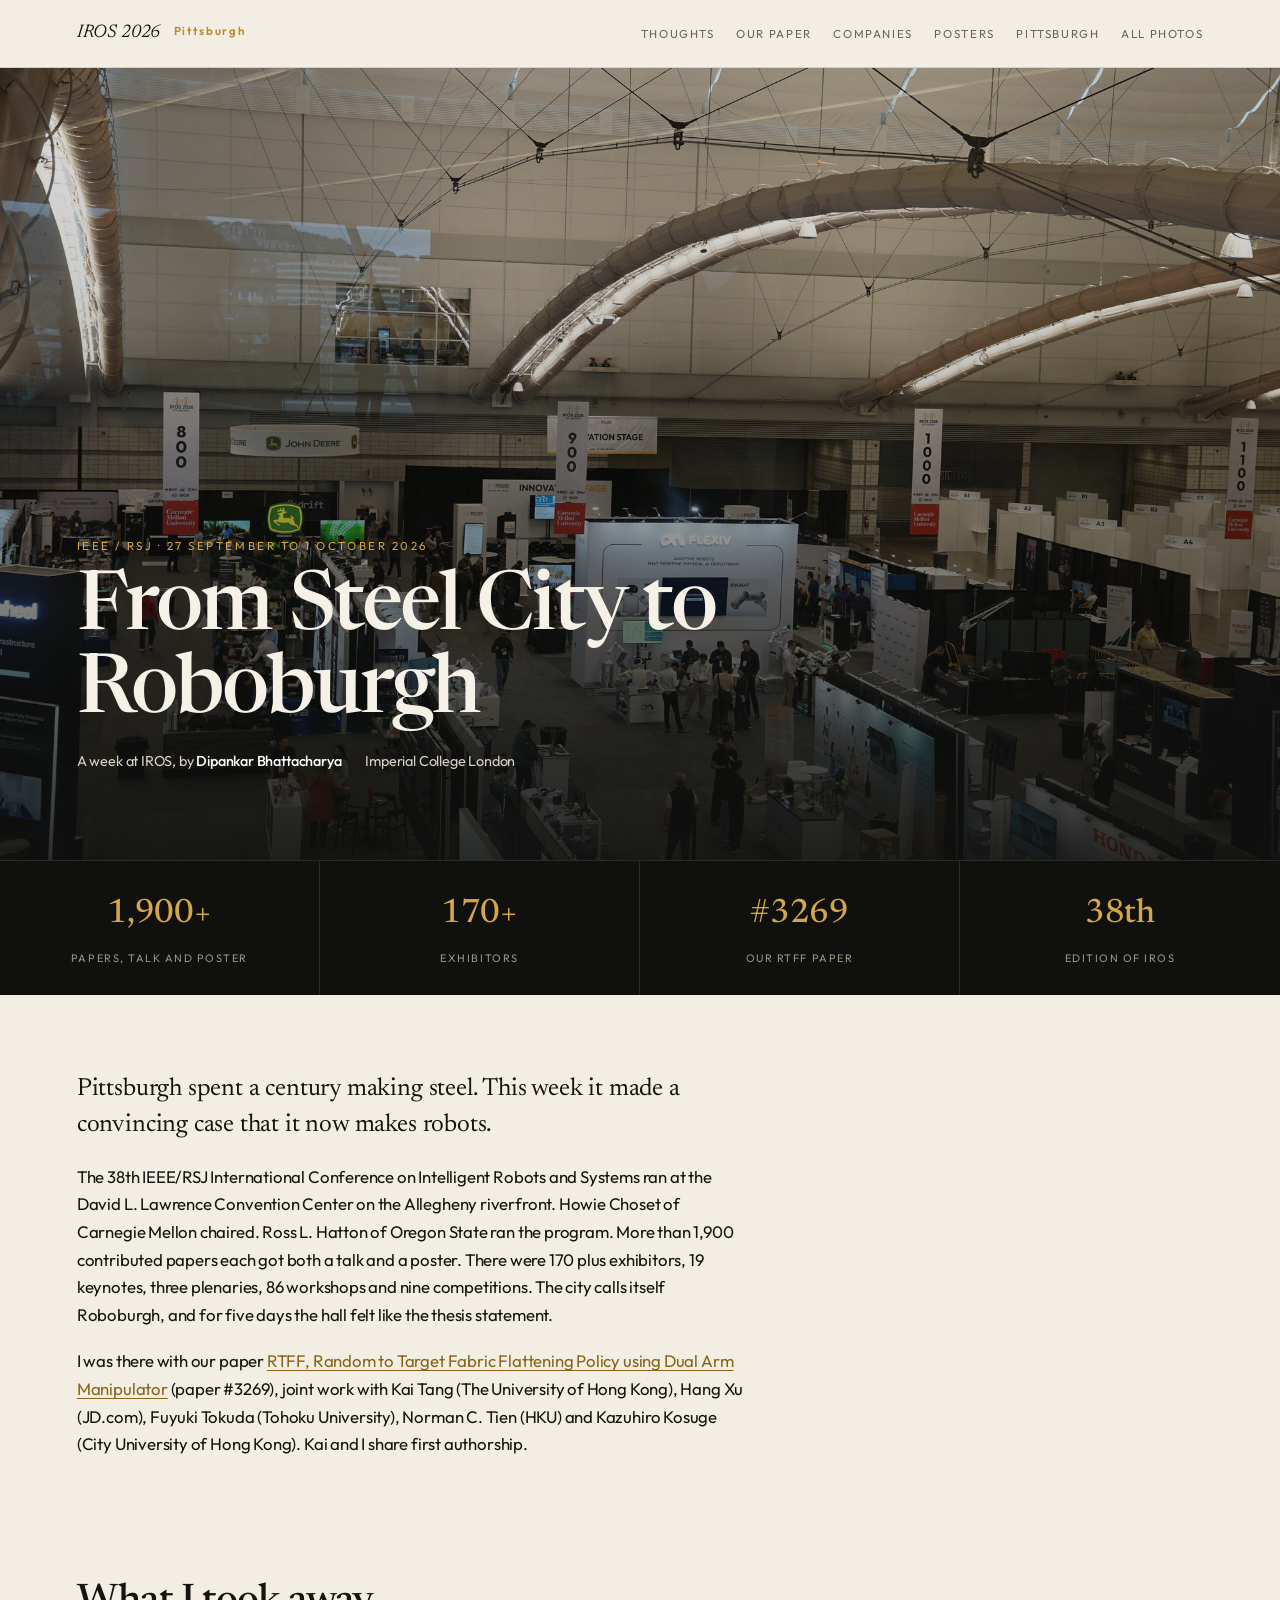
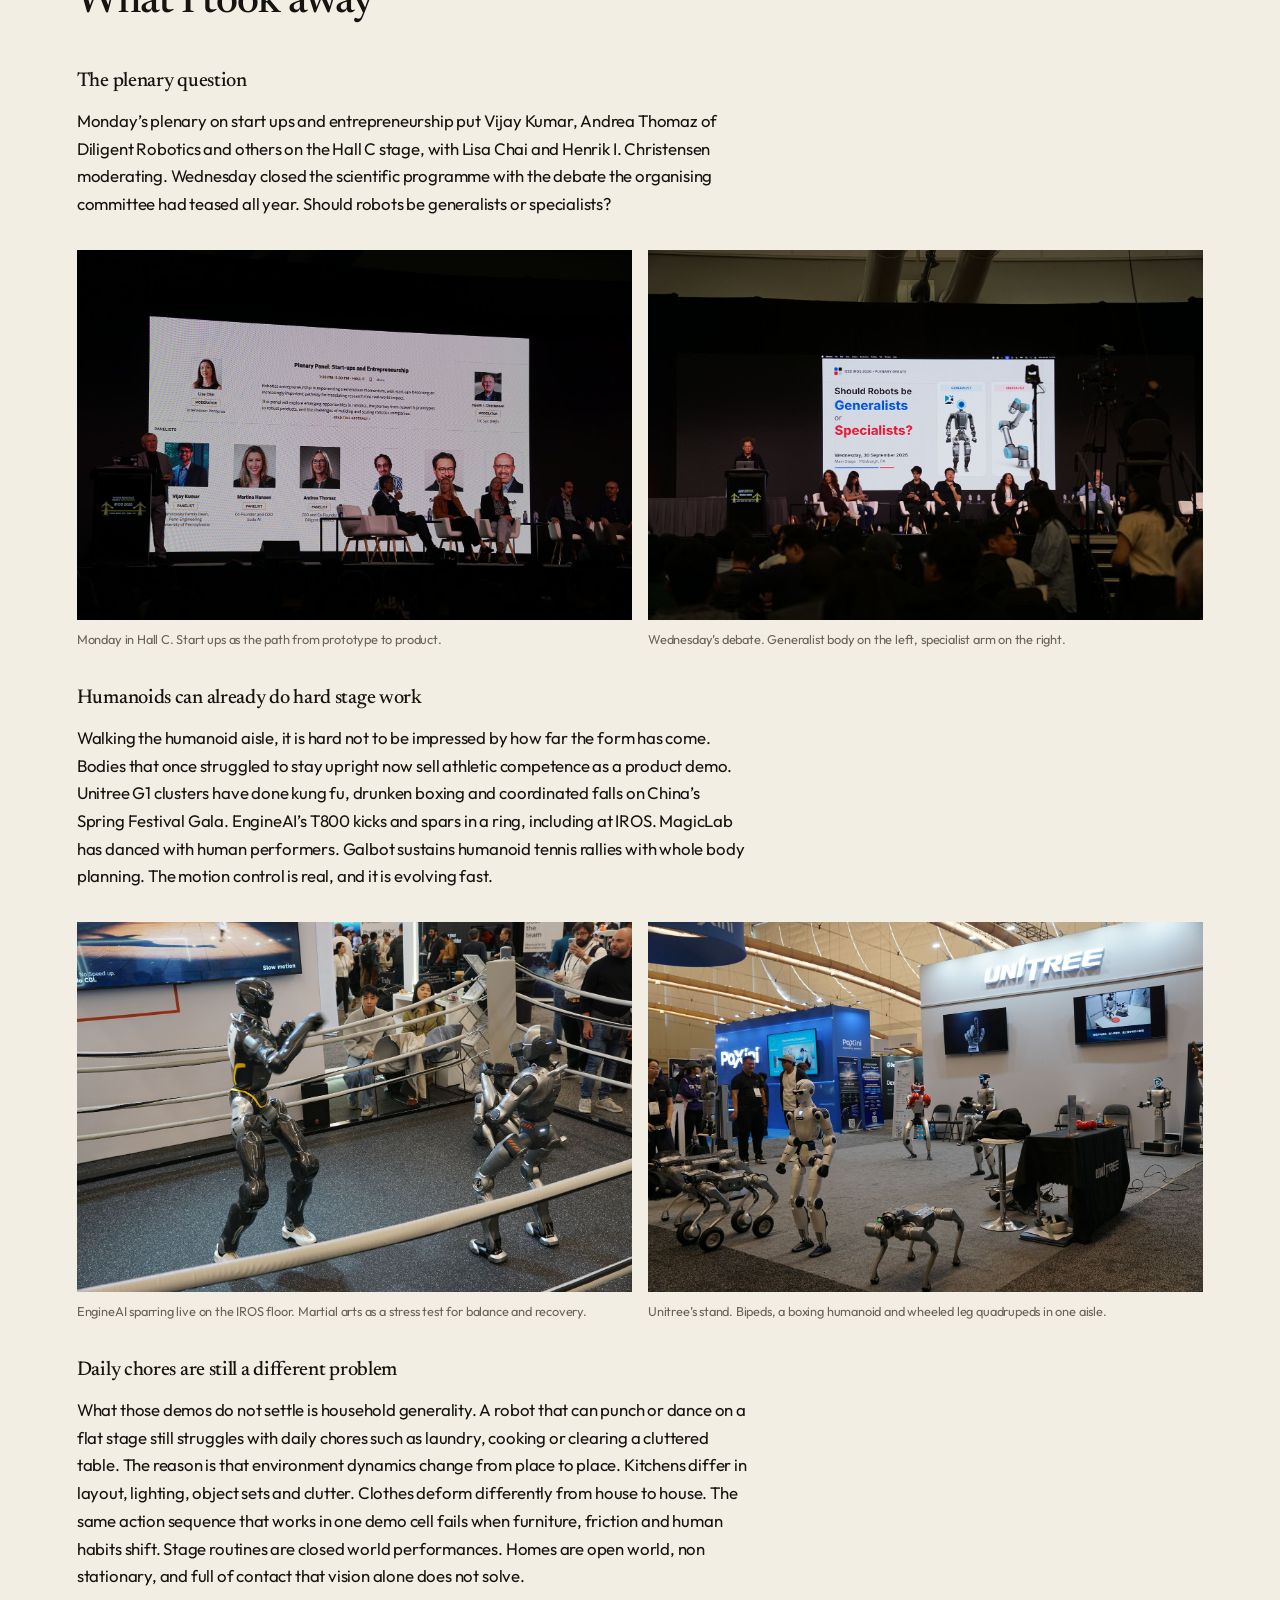
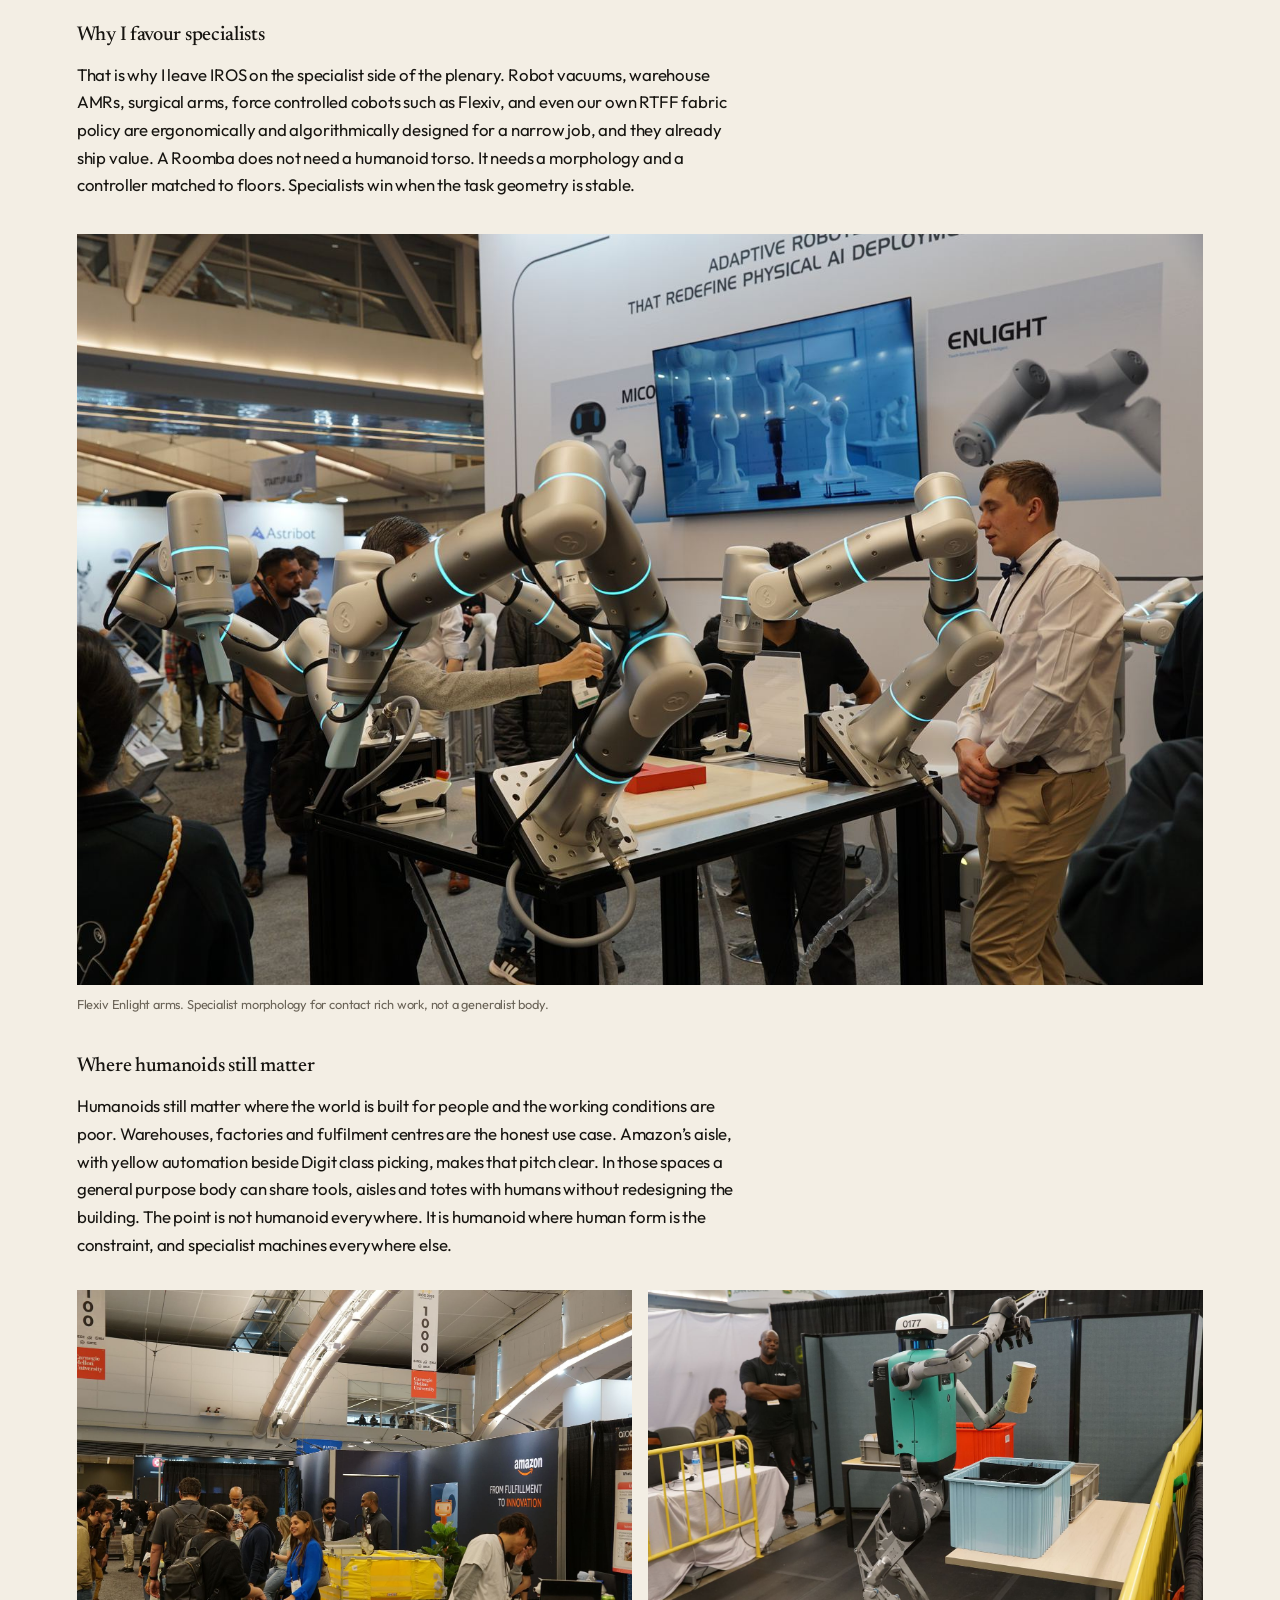
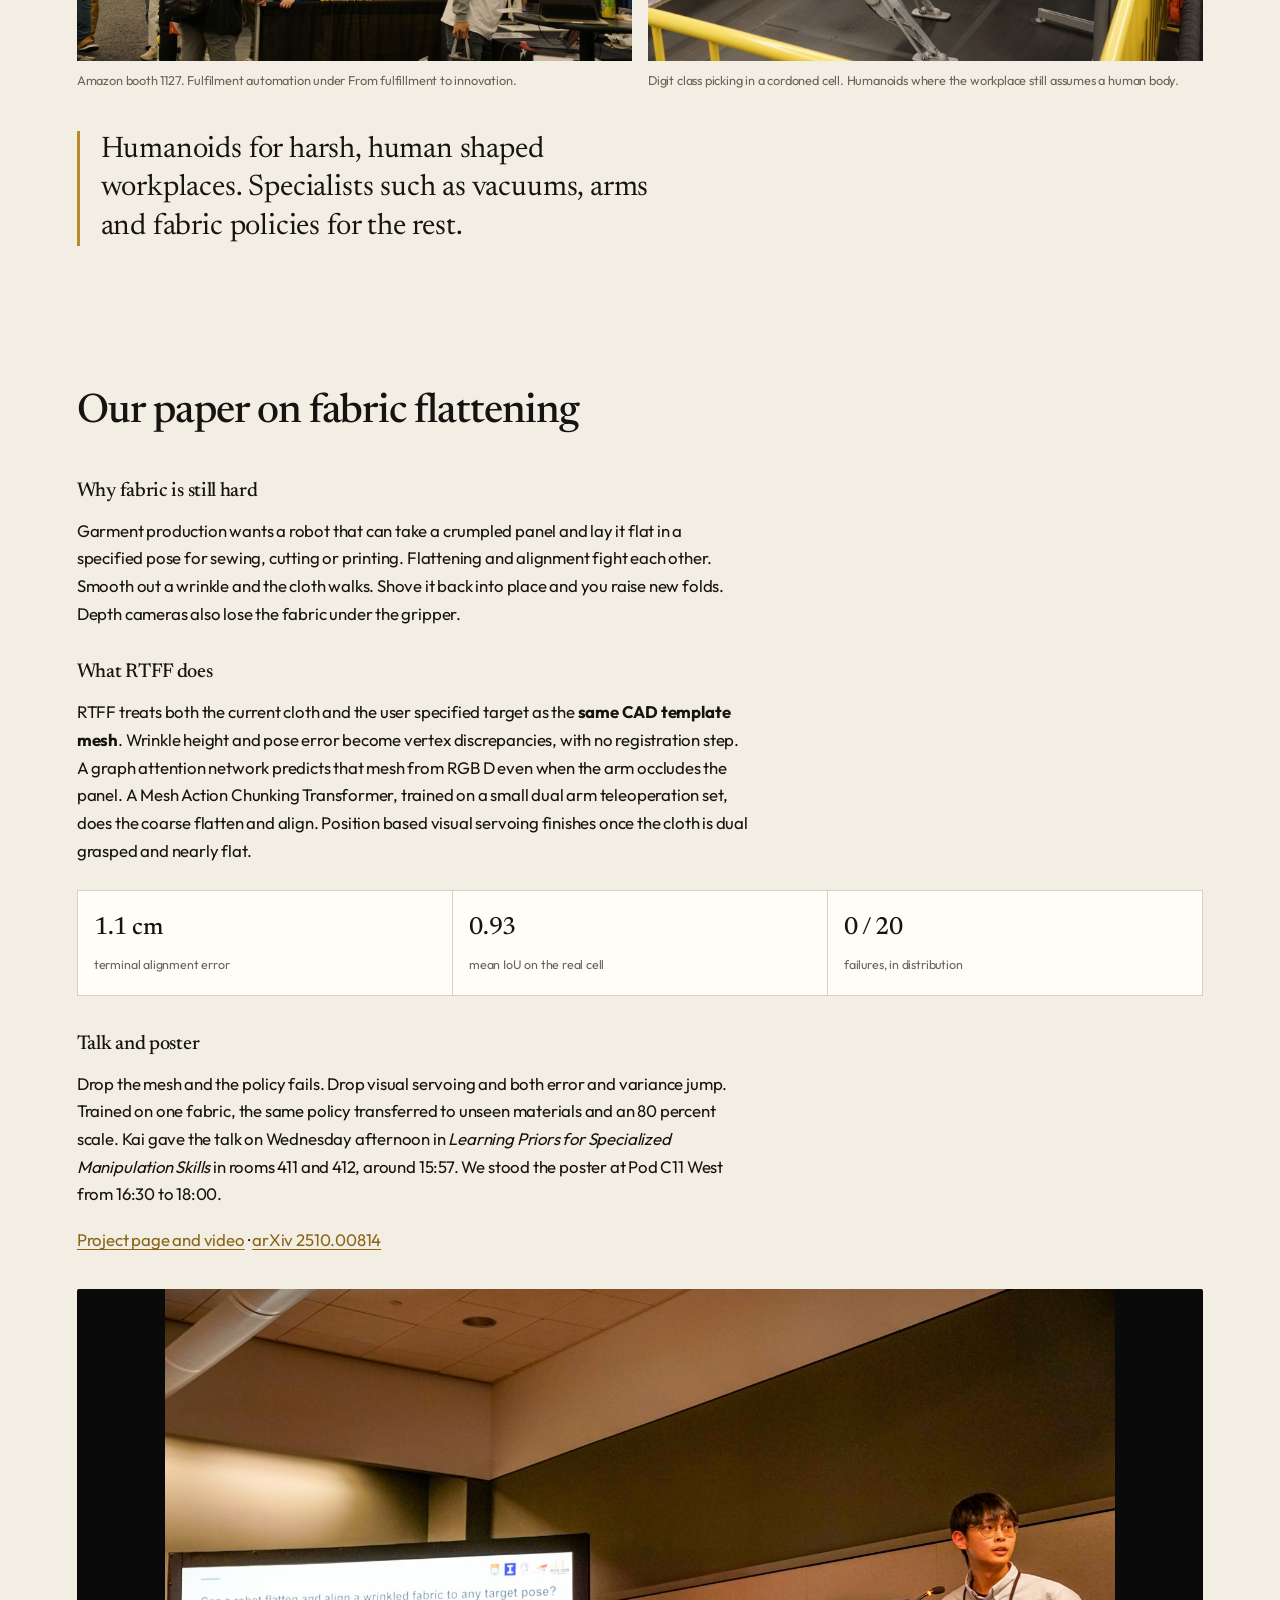
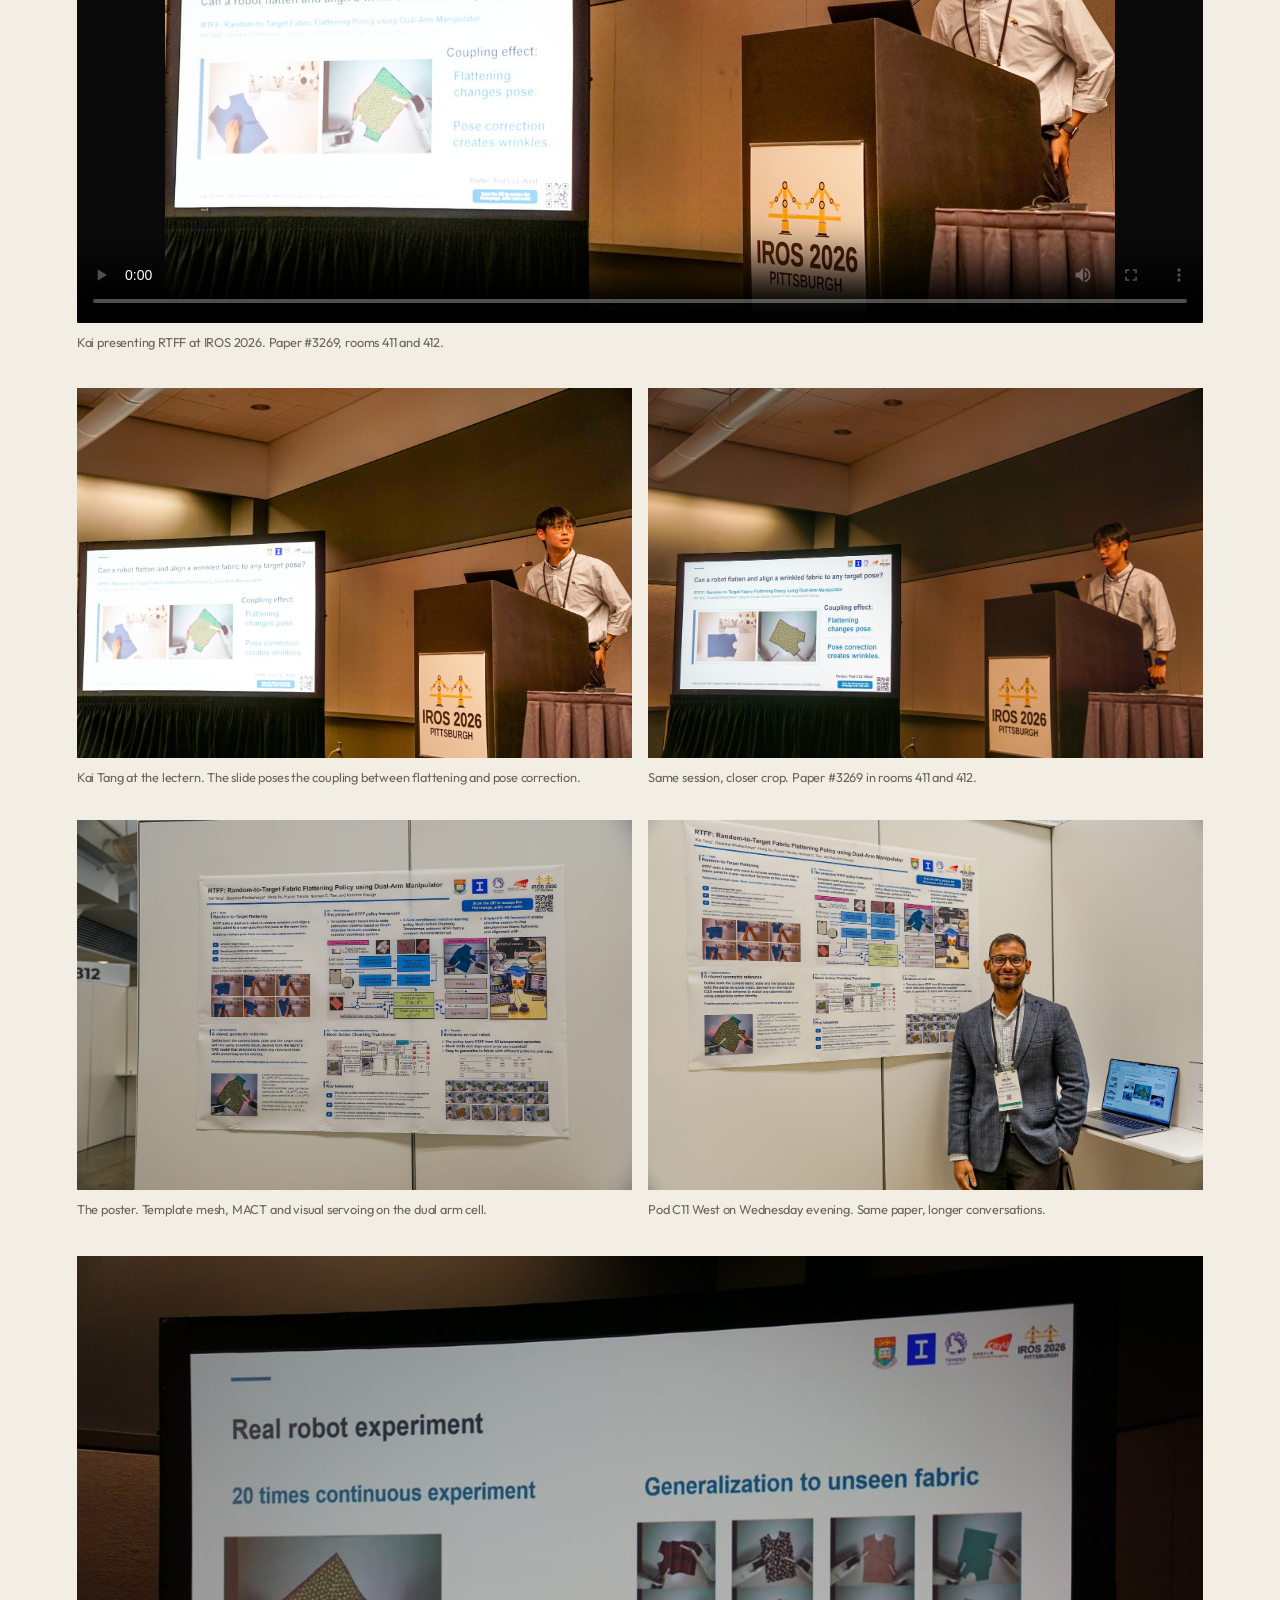
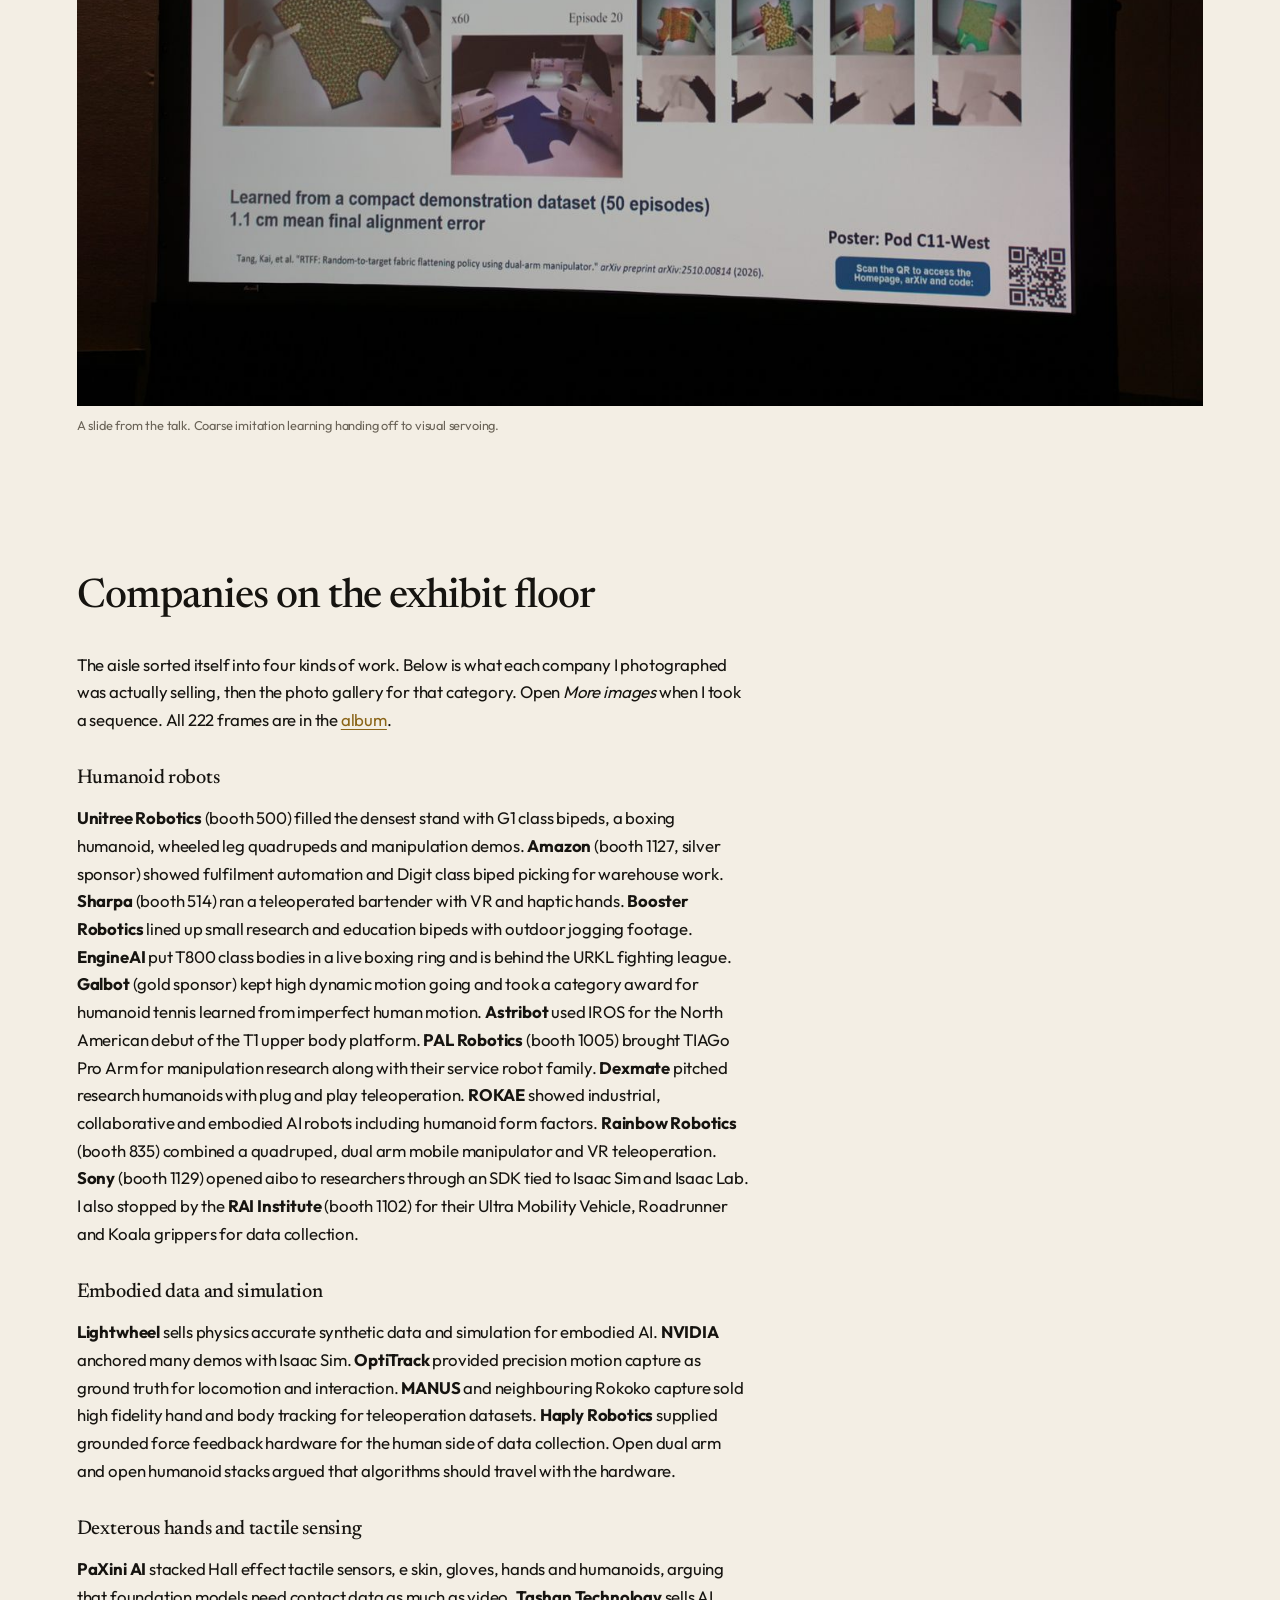
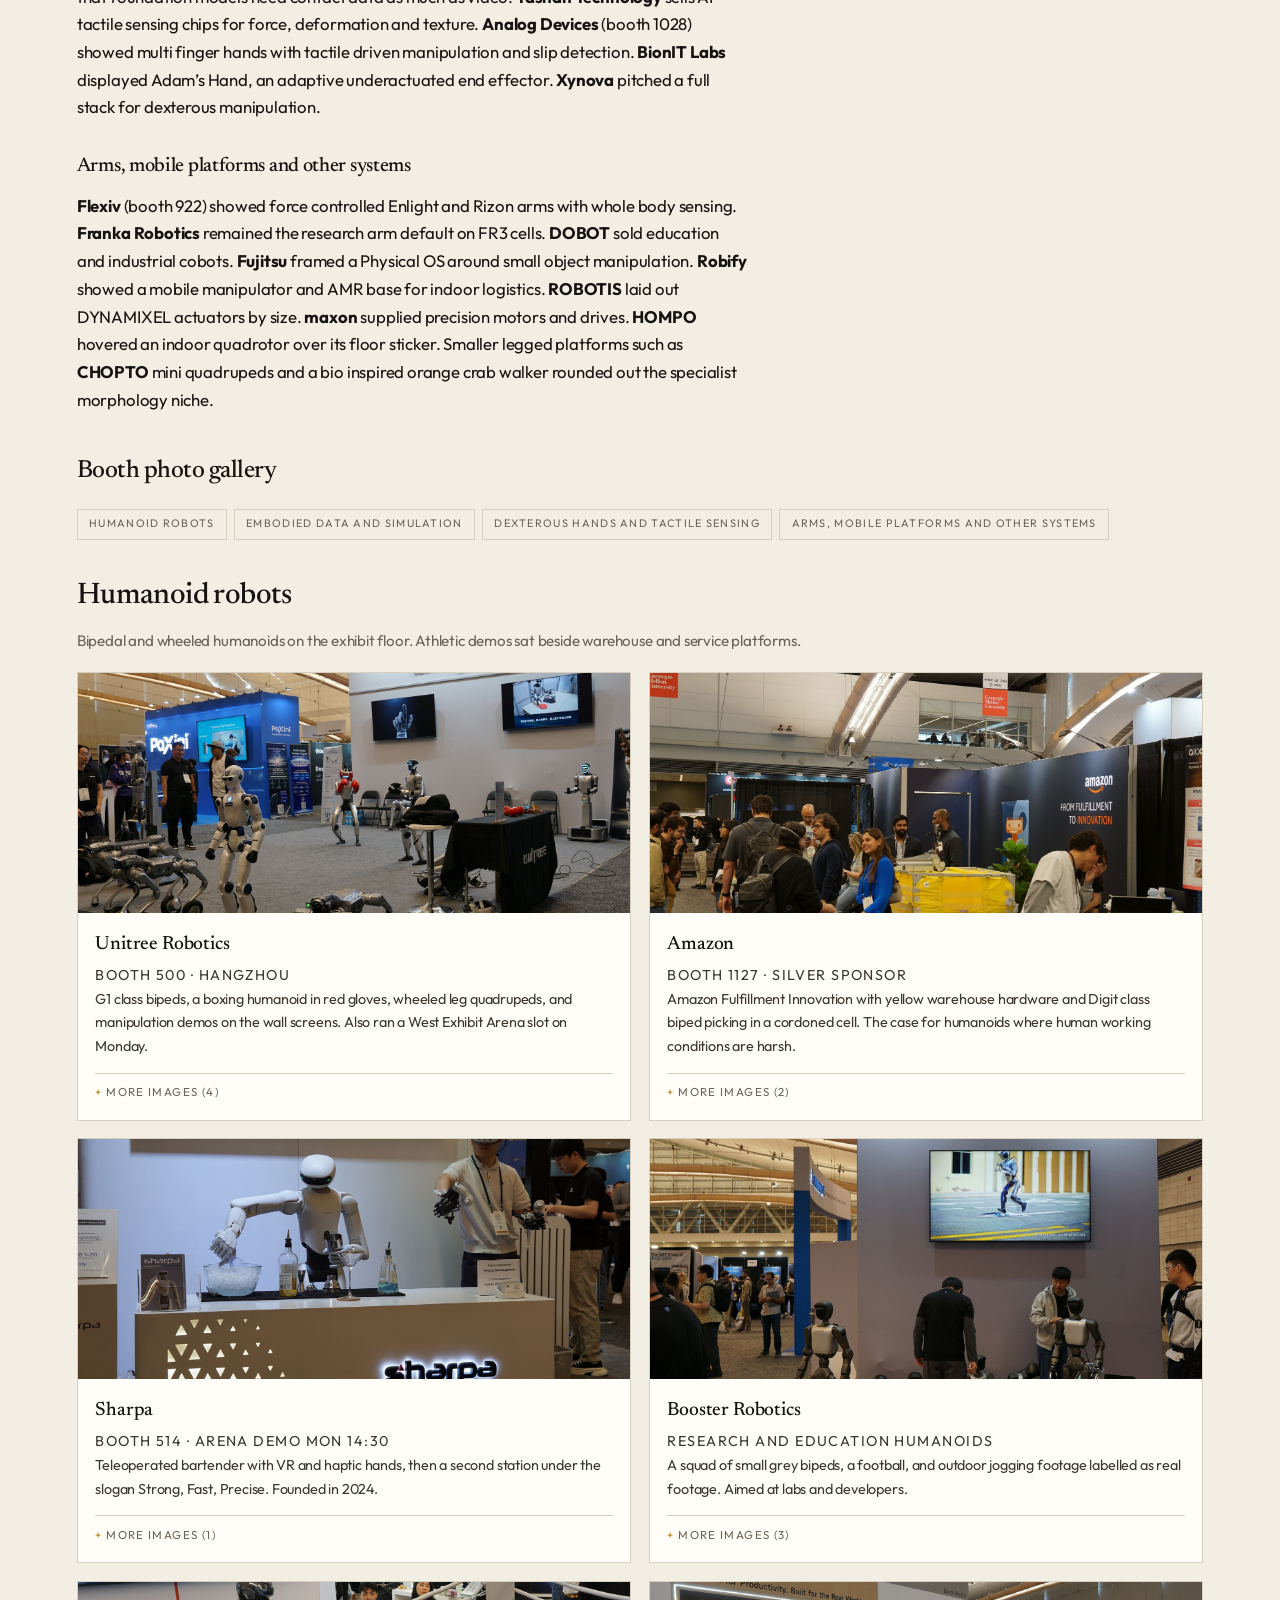
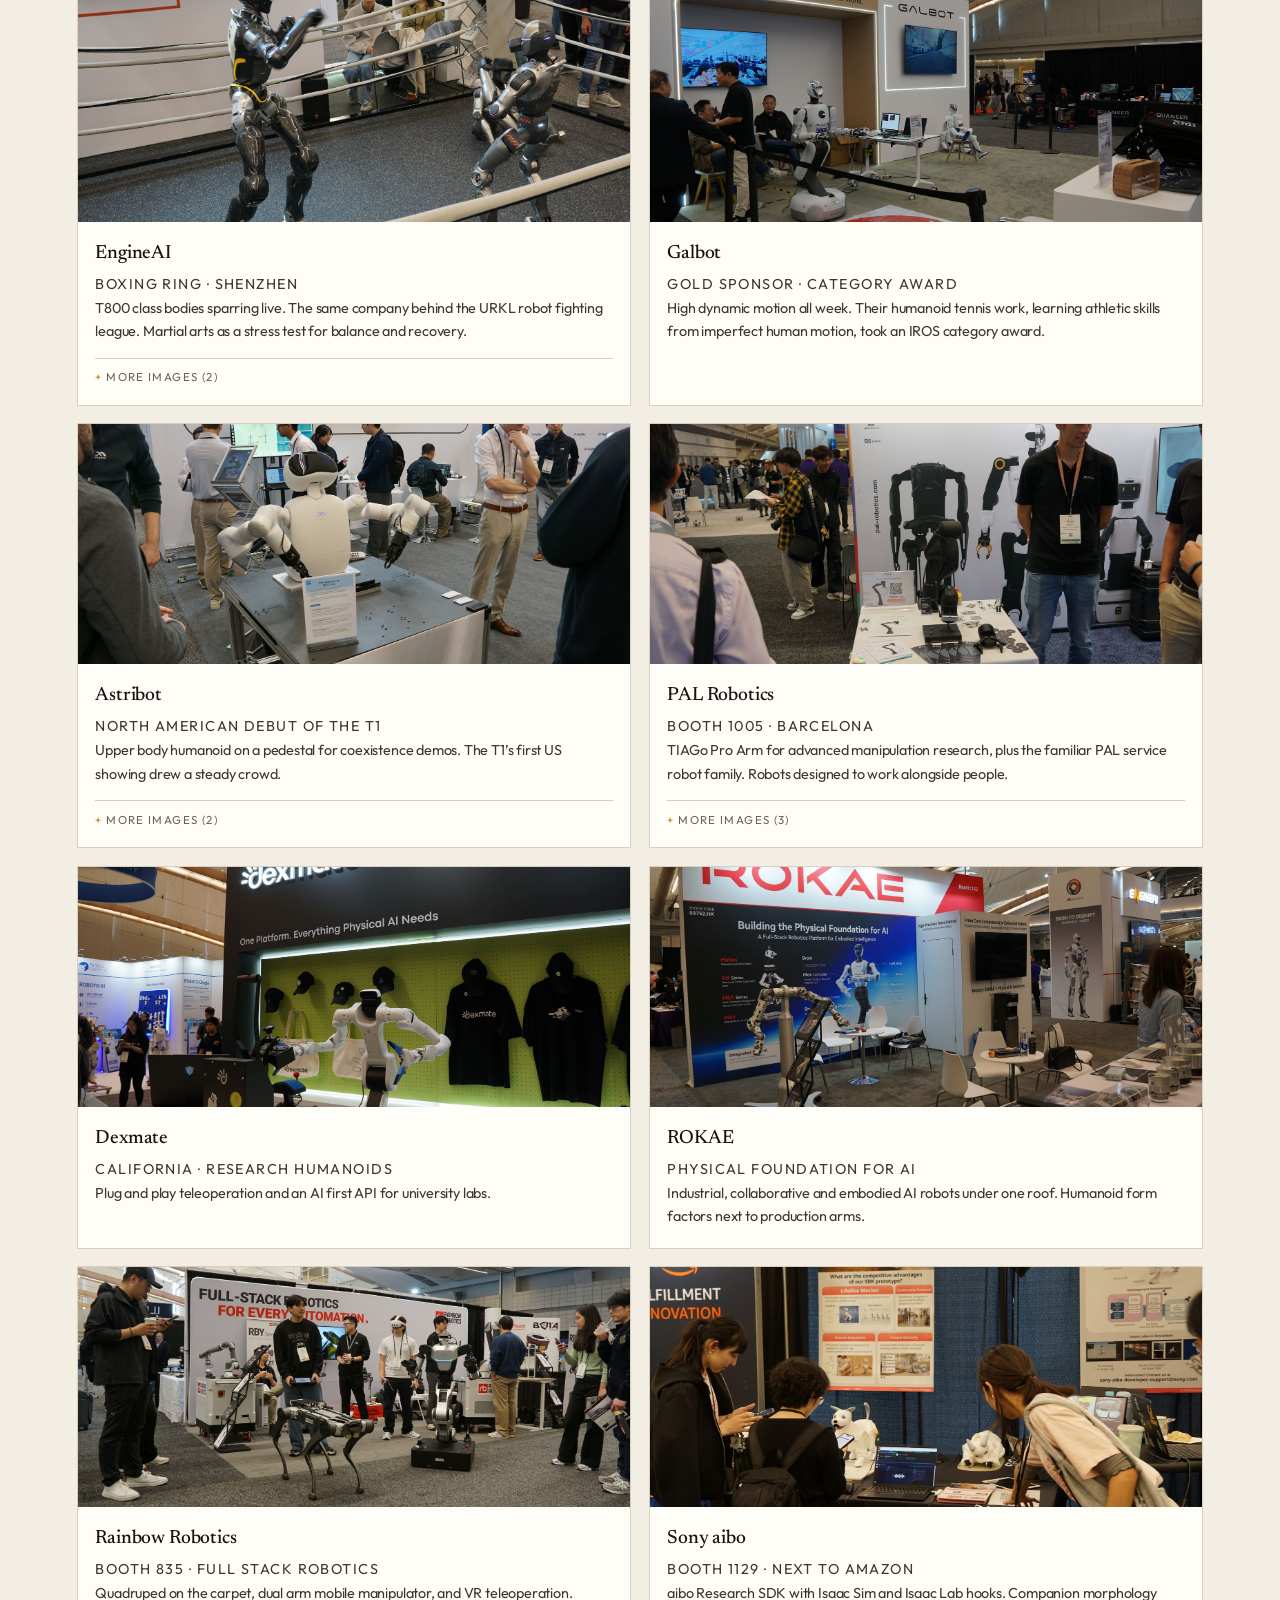
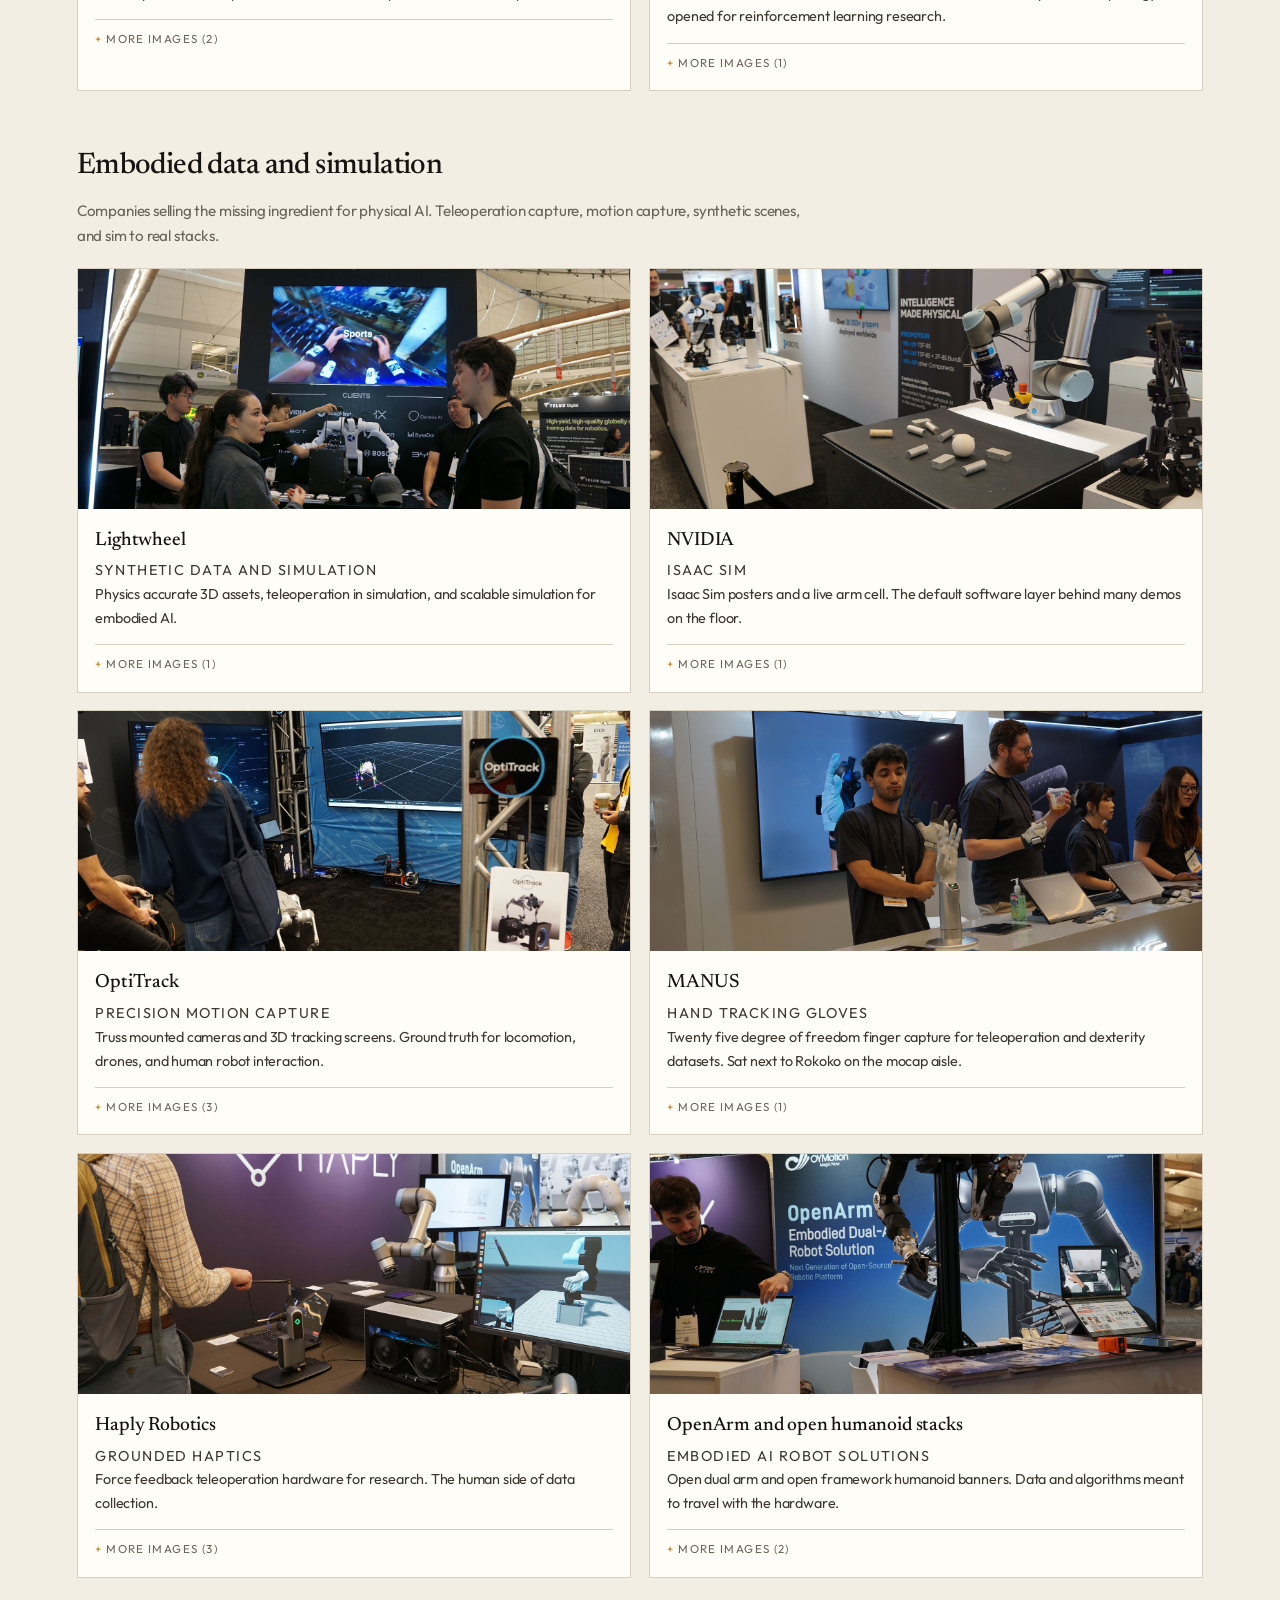
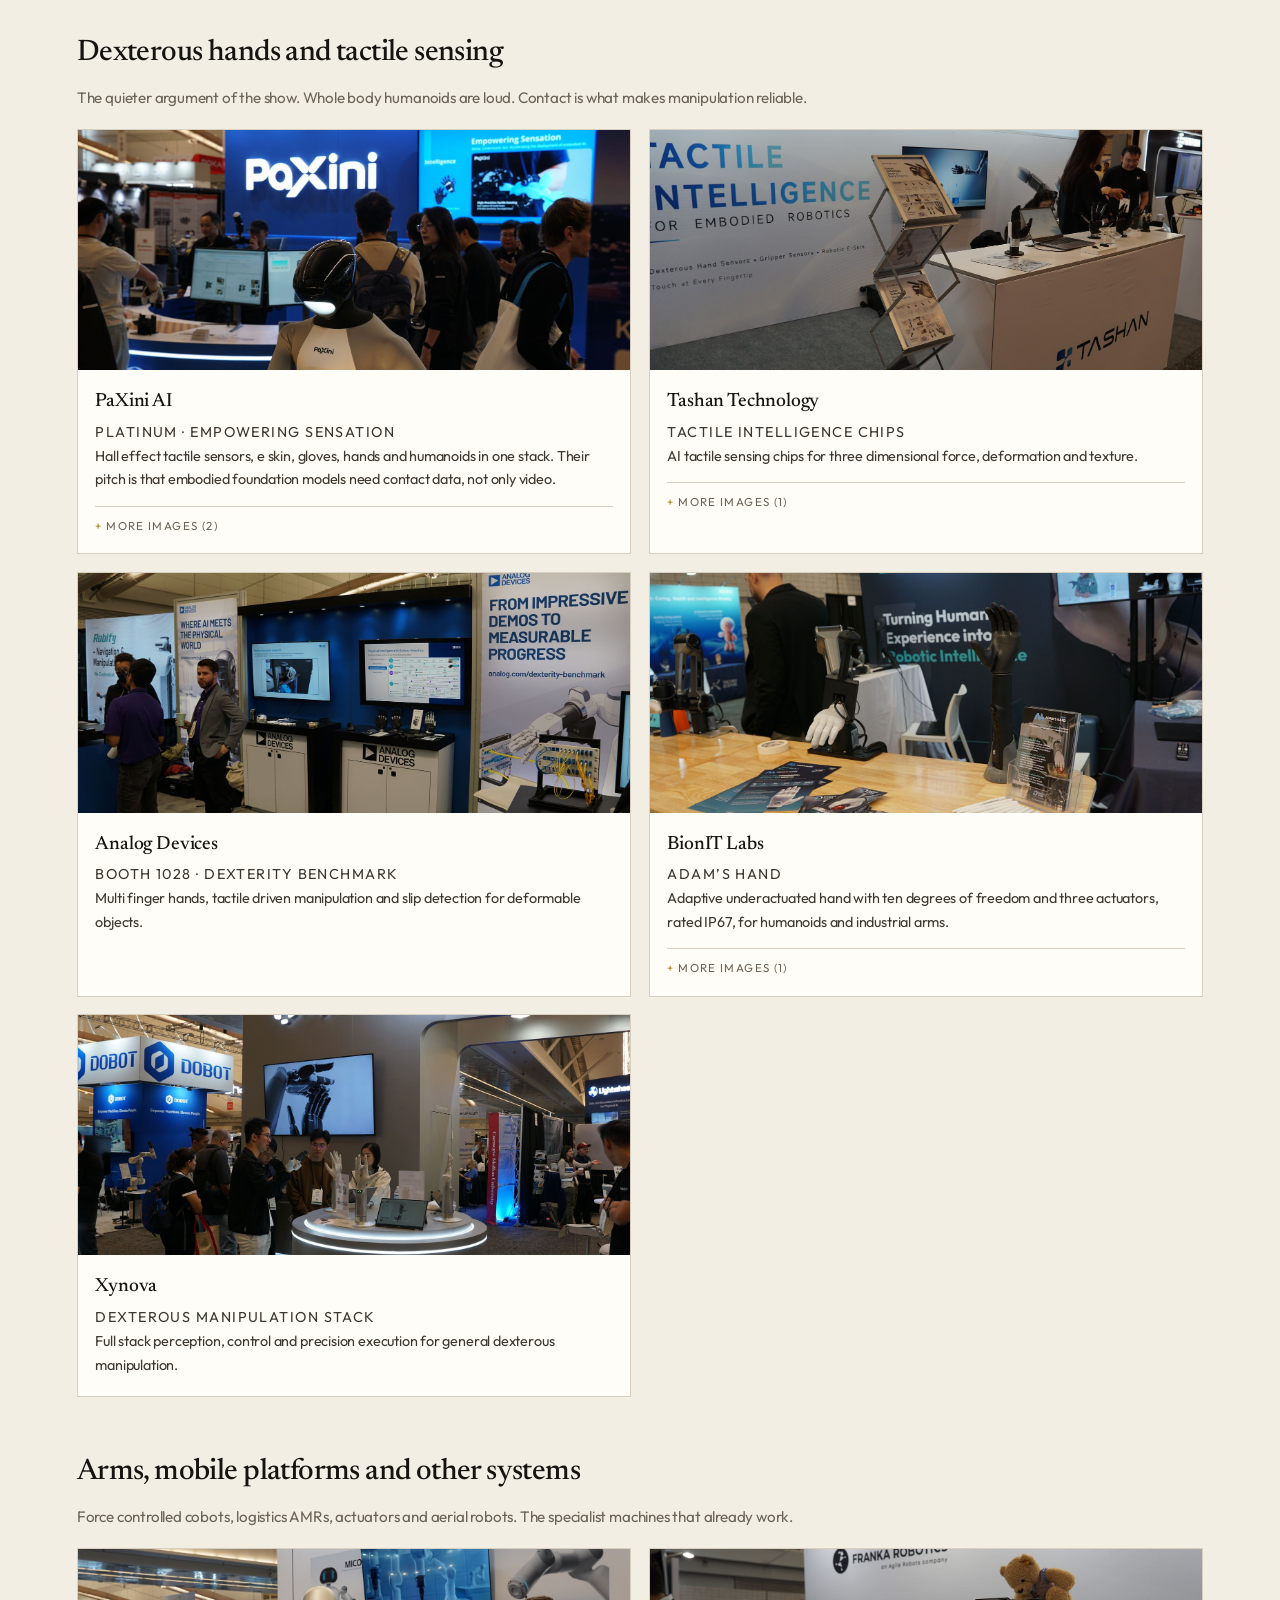
<file: index.html>
<!DOCTYPE html>
<html lang="en">
<head>
  <meta charset="utf-8">
  <meta name="viewport" content="width=device-width, initial-scale=1">
  <title>From Steel City to Roboburgh · IROS 2026 Pittsburgh</title>
  <meta name="description" content="Notes from IROS 2026 on specialists versus humanoids, our RTFF paper, and the companies on the exhibit floor.">
  <meta name="author" content="Dipankar Bhattacharya">
  <meta property="og:title" content="From Steel City to Roboburgh · IROS 2026">
  <meta property="og:description" content="Notes from the IEEE/RSJ International Conference on Intelligent Robots and Systems, Pittsburgh, 27 Sep to 1 Oct 2026.">
  <meta property="og:image" content="images/hero-hall.jpg">
  <link rel="preconnect" href="https://fonts.googleapis.com">
  <link rel="preconnect" href="https://fonts.gstatic.com" crossorigin>
  <link href="https://fonts.googleapis.com/css2?family=IBM+Plex+Mono:wght@400;500&family=Newsreader:ital,opsz,wght@0,6..72,400;0,6..72,500;1,6..72,400&family=Outfit:wght@400;500;600&display=swap" rel="stylesheet">
  <link rel="stylesheet" href="styles.css">
</head>
<body>
  <a class="skip" href="#main">Skip to content</a>
  <header class="mast">
    <a class="wordmark" href="index.html">IROS 2026 <span>Pittsburgh</span></a>
    <nav>
      <a href="#thoughts">Thoughts</a>
      <a href="#paper">Our paper</a>
      <a href="#companies">Companies</a>
      <a href="#posters">Posters</a>
      <a href="#city">Pittsburgh</a>
      <a href="gallery.html">All photos</a>
    </nav>
  </header>

  <header class="hero">
    <img src="images/hero-hall.jpg" alt="Overhead view of the IROS 2026 exhibit hall.">
    <div class="hero-copy">
      <p class="kicker">IEEE / RSJ · 27 September to 1 October 2026</p>
      <h1>From Steel City to Roboburgh</h1>
      <p class="hero-meta">
        <span>A week at IROS, by <strong>Dipankar Bhattacharya</strong></span>
        <span>Imperial College London</span>
      </p>
    </div>
  </header>

  <div class="stats" aria-label="Conference at a glance">
    <div><b>1,900+</b><span>papers, talk and poster</span></div>
    <div><b>170+</b><span>exhibitors</span></div>
    <div><b>#3269</b><span>our RTFF paper</span></div>
    <div><b>38th</b><span>edition of IROS</span></div>
  </div>

  <main id="main" class="wrap">

    <section class="section prose">
      <p class="lede">Pittsburgh spent a century making steel. This week it made a convincing case that it now makes robots.</p>
      <p>The 38th IEEE/RSJ International Conference on Intelligent Robots and Systems ran at the David L. Lawrence Convention Center on the Allegheny riverfront. Howie Choset of Carnegie Mellon chaired. Ross L. Hatton of Oregon State ran the program. More than 1,900 contributed papers each got both a talk and a poster. There were 170 plus exhibitors, 19 keynotes, three plenaries, 86 workshops and nine competitions. The city calls itself Roboburgh, and for five days the hall felt like the thesis statement.</p>
      <p>I was there with our paper <a href="https://kaitang98.github.io/RTFF_Policy/">RTFF, Random to Target Fabric Flattening Policy using Dual Arm Manipulator</a> (paper #3269), joint work with Kai Tang (The University of Hong Kong), Hang Xu (JD.com), Fuyuki Tokuda (Tohoku University), Norman C. Tien (HKU) and Kazuhiro Kosuge (City University of Hong Kong). Kai and I share first authorship.</p>
    </section>

    <section class="section" id="thoughts">
      <div class="prose">
        <h2>What I took away</h2>

        <h3>The plenary question</h3>
        <p>Monday’s plenary on start ups and entrepreneurship put Vijay Kumar, Andrea Thomaz of Diligent Robotics and others on the Hall C stage, with Lisa Chai and Henrik I. Christensen moderating. Wednesday closed the scientific programme with the debate the organising committee had teased all year. Should robots be generalists or specialists?</p>
      </div>

      <div class="pair">
        <figure>
          <img src="images/startups.jpg" alt="Plenary panel on start ups and entrepreneurship in Hall C.">
          <figcaption>Monday in Hall C. Start ups as the path from prototype to product.</figcaption>
        </figure>
        <figure>
          <img src="images/debate.jpg" alt="Plenary debate slide on generalists or specialists.">
          <figcaption>Wednesday’s debate. Generalist body on the left, specialist arm on the right.</figcaption>
        </figure>
      </div>

      <div class="prose">
        <h3>Humanoids can already do hard stage work</h3>
        <p>Walking the humanoid aisle, it is hard not to be impressed by how far the form has come. Bodies that once struggled to stay upright now sell athletic competence as a product demo. Unitree G1 clusters have done kung fu, drunken boxing and coordinated falls on China’s Spring Festival Gala. EngineAI’s T800 kicks and spars in a ring, including at IROS. MagicLab has danced with human performers. Galbot sustains humanoid tennis rallies with whole body planning. The motion control is real, and it is evolving fast.</p>
      </div>

      <div class="pair">
        <figure>
          <img src="images/booth-engineai.jpg" alt="EngineAI humanoids boxing in a ring on the exhibit floor.">
          <figcaption>EngineAI sparring live on the IROS floor. Martial arts as a stress test for balance and recovery.</figcaption>
        </figure>
        <figure>
          <img src="images/booth-unitree.jpg" alt="Unitree booth with humanoids and quadrupeds.">
          <figcaption>Unitree’s stand. Bipeds, a boxing humanoid and wheeled leg quadrupeds in one aisle.</figcaption>
        </figure>
      </div>

      <div class="prose">
        <h3>Daily chores are still a different problem</h3>
        <p>What those demos do not settle is household generality. A robot that can punch or dance on a flat stage still struggles with daily chores such as laundry, cooking or clearing a cluttered table. The reason is that environment dynamics change from place to place. Kitchens differ in layout, lighting, object sets and clutter. Clothes deform differently from house to house. The same action sequence that works in one demo cell fails when furniture, friction and human habits shift. Stage routines are closed world performances. Homes are open world, non stationary, and full of contact that vision alone does not solve.</p>

        <h3>Why I favour specialists</h3>
        <p>That is why I leave IROS on the specialist side of the plenary. Robot vacuums, warehouse AMRs, surgical arms, force controlled cobots such as Flexiv, and even our own RTFF fabric policy are ergonomically and algorithmically designed for a narrow job, and they already ship value. A Roomba does not need a humanoid torso. It needs a morphology and a controller matched to floors. Specialists win when the task geometry is stable.</p>
      </div>

      <figure>
        <img src="images/booth-flexiv.jpg" alt="Flexiv Enlight force controlled robot arms.">
        <figcaption>Flexiv Enlight arms. Specialist morphology for contact rich work, not a generalist body.</figcaption>
      </figure>

      <div class="prose">
        <h3>Where humanoids still matter</h3>
        <p>Humanoids still matter where the world is built for people and the working conditions are poor. Warehouses, factories and fulfilment centres are the honest use case. Amazon’s aisle, with yellow automation beside Digit class picking, makes that pitch clear. In those spaces a general purpose body can share tools, aisles and totes with humans without redesigning the building. The point is not humanoid everywhere. It is humanoid where human form is the constraint, and specialist machines everywhere else.</p>
      </div>

      <div class="pair">
        <figure>
          <img src="images/booth-amazon.jpg" alt="Amazon Fulfillment Innovation booth.">
          <figcaption>Amazon booth 1127. Fulfilment automation under From fulfillment to innovation.</figcaption>
        </figure>
        <figure>
          <img src="images/booth-digit.jpg" alt="Digit class biped picking into a bin.">
          <figcaption>Digit class picking in a cordoned cell. Humanoids where the workplace still assumes a human body.</figcaption>
        </figure>
      </div>

      <blockquote class="pull">Humanoids for harsh, human shaped workplaces. Specialists such as vacuums, arms and fabric policies for the rest.</blockquote>
    </section>

    <section class="section" id="paper">
      <div class="prose">
        <h2>Our paper on fabric flattening</h2>

        <h3>Why fabric is still hard</h3>
        <p>Garment production wants a robot that can take a crumpled panel and lay it flat in a specified pose for sewing, cutting or printing. Flattening and alignment fight each other. Smooth out a wrinkle and the cloth walks. Shove it back into place and you raise new folds. Depth cameras also lose the fabric under the gripper.</p>

        <h3>What RTFF does</h3>
        <p>RTFF treats both the current cloth and the user specified target as the <strong>same CAD template mesh</strong>. Wrinkle height and pose error become vertex discrepancies, with no registration step. A graph attention network predicts that mesh from RGB D even when the arm occludes the panel. A Mesh Action Chunking Transformer, trained on a small dual arm teleoperation set, does the coarse flatten and align. Position based visual servoing finishes once the cloth is dual grasped and nearly flat.</p>
      </div>

      <div class="metrics">
        <div><b>1.1 cm</b><span>terminal alignment error</span></div>
        <div><b>0.93</b><span>mean IoU on the real cell</span></div>
        <div><b>0 / 20</b><span>failures, in distribution</span></div>
      </div>

      <div class="prose">
        <h3>Talk and poster</h3>
        <p>Drop the mesh and the policy fails. Drop visual servoing and both error and variance jump. Trained on one fabric, the same policy transferred to unseen materials and an 80 percent scale. Kai gave the talk on Wednesday afternoon in <em>Learning Priors for Specialized Manipulation Skills</em> in rooms 411 and 412, around 15:57. We stood the poster at Pod C11 West from 16:30 to 18:00.</p>
        <p><a href="https://kaitang98.github.io/RTFF_Policy/">Project page and video</a> · <a href="https://arxiv.org/abs/2510.00814">arXiv 2510.00814</a></p>
      </div>

      <figure class="talk-video">
        <video controls playsinline preload="metadata" poster="images/talk-wide.jpg">
          <source src="images/talk-rtff.mp4" type="video/mp4">
        </video>
        <figcaption>Kai presenting RTFF at IROS 2026. Paper #3269, rooms 411 and 412.</figcaption>
      </figure>

      <div class="pair">
        <figure>
          <img src="images/talk-wide.jpg" alt="Kai Tang presenting RTFF at a lectern.">
          <figcaption>Kai Tang at the lectern. The slide poses the coupling between flattening and pose correction.</figcaption>
        </figure>
        <figure>
          <img src="images/talk-kai.jpg" alt="Closer view of Kai Tang presenting the RTFF talk.">
          <figcaption>Same session, closer crop. Paper #3269 in rooms 411 and 412.</figcaption>
        </figure>
      </div>
      <div class="pair">
        <figure>
          <img src="images/poster-full.jpg" alt="The full RTFF conference poster on the board.">
          <figcaption>The poster. Template mesh, MACT and visual servoing on the dual arm cell.</figcaption>
        </figure>
        <figure>
          <img src="images/poster-dipankar.jpg" alt="Dipankar Bhattacharya standing beside the RTFF poster.">
          <figcaption>Pod C11 West on Wednesday evening. Same paper, longer conversations.</figcaption>
        </figure>
      </div>
      <figure>
        <img src="images/talk-slide.jpg" alt="RTFF presentation slide on screen.">
        <figcaption>A slide from the talk. Coarse imitation learning handing off to visual servoing.</figcaption>
      </figure>
    </section>

    <section class="section" id="companies">
      <div class="prose">
        <h2>Companies on the exhibit floor</h2>
        <p>The aisle sorted itself into four kinds of work. Below is what each company I photographed was actually selling, then the photo gallery for that category. Open <em>More images</em> when I took a sequence. All 222 frames are in the <a href="gallery.html">album</a>.</p>

        <h3>Humanoid robots</h3>
        <p><strong>Unitree Robotics</strong> (booth 500) filled the densest stand with G1 class bipeds, a boxing humanoid, wheeled leg quadrupeds and manipulation demos. <strong>Amazon</strong> (booth 1127, silver sponsor) showed fulfilment automation and Digit class biped picking for warehouse work. <strong>Sharpa</strong> (booth 514) ran a teleoperated bartender with VR and haptic hands. <strong>Booster Robotics</strong> lined up small research and education bipeds with outdoor jogging footage. <strong>EngineAI</strong> put T800 class bodies in a live boxing ring and is behind the URKL fighting league. <strong>Galbot</strong> (gold sponsor) kept high dynamic motion going and took a category award for humanoid tennis learned from imperfect human motion. <strong>Astribot</strong> used IROS for the North American debut of the T1 upper body platform. <strong>PAL Robotics</strong> (booth 1005) brought TIAGo Pro Arm for manipulation research along with their service robot family. <strong>Dexmate</strong> pitched research humanoids with plug and play teleoperation. <strong>ROKAE</strong> showed industrial, collaborative and embodied AI robots including humanoid form factors. <strong>Rainbow Robotics</strong> (booth 835) combined a quadruped, dual arm mobile manipulator and VR teleoperation. <strong>Sony</strong> (booth 1129) opened aibo to researchers through an SDK tied to Isaac Sim and Isaac Lab. I also stopped by the <strong>RAI Institute</strong> (booth 1102) for their Ultra Mobility Vehicle, Roadrunner and Koala grippers for data collection.</p>

        <h3>Embodied data and simulation</h3>
        <p><strong>Lightwheel</strong> sells physics accurate synthetic data and simulation for embodied AI. <strong>NVIDIA</strong> anchored many demos with Isaac Sim. <strong>OptiTrack</strong> provided precision motion capture as ground truth for locomotion and interaction. <strong>MANUS</strong> and neighbouring Rokoko capture sold high fidelity hand and body tracking for teleoperation datasets. <strong>Haply Robotics</strong> supplied grounded force feedback hardware for the human side of data collection. Open dual arm and open humanoid stacks argued that algorithms should travel with the hardware.</p>

        <h3>Dexterous hands and tactile sensing</h3>
        <p><strong>PaXini AI</strong> stacked Hall effect tactile sensors, e skin, gloves, hands and humanoids, arguing that foundation models need contact data as much as video. <strong>Tashan Technology</strong> sells AI tactile sensing chips for force, deformation and texture. <strong>Analog Devices</strong> (booth 1028) showed multi finger hands with tactile driven manipulation and slip detection. <strong>BionIT Labs</strong> displayed Adam’s Hand, an adaptive underactuated end effector. <strong>Xynova</strong> pitched a full stack for dexterous manipulation.</p>

        <h3>Arms, mobile platforms and other systems</h3>
        <p><strong>Flexiv</strong> (booth 922) showed force controlled Enlight and Rizon arms with whole body sensing. <strong>Franka Robotics</strong> remained the research arm default on FR3 cells. <strong>DOBOT</strong> sold education and industrial cobots. <strong>Fujitsu</strong> framed a Physical OS around small object manipulation. <strong>Robify</strong> showed a mobile manipulator and AMR base for indoor logistics. <strong>ROBOTIS</strong> laid out DYNAMIXEL actuators by size. <strong>maxon</strong> supplied precision motors and drives. <strong>HOMPO</strong> hovered an indoor quadrotor over its floor sticker. Smaller legged platforms such as <strong>CHOPTO</strong> mini quadrupeds and a bio inspired orange crab walker rounded out the specialist morphology niche.</p>
      </div>

      <h3 class="photo-sub">Booth photo gallery</h3>
      <nav class="floor-jump" id="floor-jump"></nav>
      <div id="booth-catalog"></div>
      <p class="also-note" id="also-visited"></p>
    </section>

    <section class="section" id="posters">
      <div class="prose">
        <h2>Posters that caught my eye</h2>
        <p>Every paper also stood as a poster, so the hall was a second conference. A few boards that photographed well, including one from Edward Johns’ lab at Imperial.</p>
      </div>
      <div class="cards">
        <article class="card">
          <img src="images/poster-simlify.jpg" alt="Simlify poster from Imperial College London and UCLA.">
          <div>
            <h3>Simlify · Imperial and UCLA</h3>
            <p>Real to sim spatial reasoning from a single view, with Edward Johns on the author list.</p>
          </div>
        </article>
        <article class="card">
          <img src="images/poster-deform.jpg" alt="University of Michigan TrackDeform3D poster.">
          <div>
            <h3>TrackDeform3D · Michigan ROAHM</h3>
            <p>Markerless 3D keypoints on ropes and cloth with two Franka arms and one RGB D camera.</p>
          </div>
        </article>
        <article class="card">
          <img src="images/poster-hop.jpg" alt="University of Washington DirectHop insect robot poster.">
          <div>
            <h3>DirectHop · UW AIR Lab</h3>
            <p>A one gram direct drive insect that chooses jump height and self rights.</p>
          </div>
        </article>
        <article class="card">
          <img src="images/poster-hatton.jpg" alt="Oregon State poster on coordinate independent robot model identification.">
          <div>
            <h3>Coordinate free identification · Oregon State</h3>
            <p>Yanhao Yang and Ross L. Hatton on system identification that does not depend on which coordinates you picked.</p>
          </div>
        </article>
      </div>
    </section>

    <section class="section" id="city">
      <h2>Pittsburgh between sessions</h2>
      <div class="prose">
        <p>Between sessions the terrace looks onto the yellow bridges. One lunch was a Primanti Bros sandwich with fries in the sandwich. Wednesday night the conference moved to the Carnegie Science Center for the farewell reception, with IROS logos on black glass and a glowing furnace exhibit in the next room. Steel City still, with better actuators.</p>
      </div>
      <div class="pair">
        <figure>
          <img src="images/bridges.jpg" alt="Yellow bridges over the Allegheny River.">
          <figcaption>From the convention centre. The bridges Pittsburgh puts on every postcard.</figcaption>
        </figure>
        <figure>
          <img src="images/skyline.jpg" alt="Downtown Pittsburgh skyline from the convention centre terrace.">
          <figcaption>Wednesday light on downtown from the DLCC terrace.</figcaption>
        </figure>
      </div>
      <div class="pair">
        <figure>
          <img src="images/sandwich.jpg" alt="Primanti Bros sandwich stacked with meat, slaw and fries.">
          <figcaption>Primanti Bros. You have to do it once.</figcaption>
        </figure>
        <figure>
          <img src="images/kamin-logo.jpg" alt="IROS 2026 Pittsburgh logo at the Carnegie Science Center.">
          <figcaption>Farewell reception at the Carnegie Science Center. The mark is two robot arms making a bridge.</figcaption>
        </figure>
      </div>
    </section>
  </main>

  <footer>
    <div class="wrap">
      <div>
        <p>Dipankar Bhattacharya · Dyson School of Design Engineering, Imperial College London</p>
        <p><a href="gallery.html">All 222 photos</a> · web sized for GitHub Pages. Camera originals stay in the trip archive.</p>
      </div>
      <div>
        <p><a href="https://2026.ieee-iros.org/">IROS 2026</a> · <a href="https://kaitang98.github.io/RTFF_Policy/">RTFF</a> · <a href="https://arxiv.org/abs/2510.00814">arXiv</a></p>
      </div>
    </div>
  </footer>

  <div class="lb" id="lb" hidden>
    <button type="button" aria-label="Close">&times;</button>
    <img alt="">
    <figcaption></figcaption>
  </div>
  <script>
    const lb = document.getElementById("lb");
    const lbImg = lb.querySelector("img");
    const lbCap = lb.querySelector("figcaption");

    function openLb(src, alt) {
      lbImg.src = src;
      lbImg.alt = alt || "";
      lbCap.textContent = alt || "";
      lb.hidden = false;
      lb.classList.add("open");
    }
    function closeLb() {
      lb.classList.remove("open");
      lb.hidden = true;
      lbImg.src = "";
      lbCap.textContent = "";
    }
    lb.querySelector("button").addEventListener("click", closeLb);
    lb.addEventListener("click", e => { if (e.target === lb) closeLb(); });
    document.addEventListener("keydown", e => { if (e.key === "Escape") closeLb(); });

    function esc(s) {
      return String(s).replace(/[&<>"']/g, c => ({
        "&": "&amp;", "<": "&lt;", ">": "&gt;", '"': "&quot;", "'": "&#39;"
      }[c]));
    }

    fetch("booths.json")
      .then(r => r.json())
      .then(data => {
        const jump = document.getElementById("floor-jump");
        const host = document.getElementById("booth-catalog");
        data.categories.forEach(cat => {
          const ja = document.createElement("a");
          ja.href = "#" + cat.id;
          ja.textContent = cat.title;
          jump.appendChild(ja);

          const section = document.createElement("section");
          section.className = "booth-cat";
          section.id = cat.id;
          section.innerHTML =
            "<h3>" + esc(cat.title) + "</h3>" +
            "<p class=\"cat-blurb\">" + esc(cat.blurb) + "</p>";

          const grid = document.createElement("div");
          grid.className = "booth-grid";

          cat.booths.forEach(b => {
            const card = document.createElement("article");
            card.className = "booth-card";
            const lead = b.images[0];
            const more = b.images.slice(1);
            card.innerHTML =
              '<button type="button" class="booth-lead" data-src="' + esc(lead) + '" data-alt="' + esc(b.name) + '">' +
              '<img src="' + esc(lead) + '" alt="' + esc(b.name) + '" loading="lazy">' +
              "</button>" +
              '<div class="booth-body">' +
              "<h4>" + esc(b.name) + "</h4>" +
              '<p class="booth-meta">' + esc(b.meta) + "</p>" +
              "<p>" + esc(b.blurb) + "</p>" +
              (more.length
                ? '<details class="more-shots"><summary>More images (' + more.length + ")</summary>" +
                  '<div class="more-grid">' +
                  more.map((src, i) =>
                    '<button type="button" data-src="' + esc(src) + '" data-alt="' + esc(b.name + " · " + (i + 2)) + '">' +
                    '<img src="' + esc(src) + '" alt="" loading="lazy"></button>'
                  ).join("") +
                  "</div></details>"
                : "") +
              "</div>";

            card.querySelectorAll("button[data-src]").forEach(btn => {
              btn.addEventListener("click", () => openLb(btn.dataset.src, btn.dataset.alt));
            });
            grid.appendChild(card);
          });

          section.appendChild(grid);
          host.appendChild(section);
        });

        if (data.alsoVisited && data.alsoVisited.length) {
          document.getElementById("also-visited").innerHTML =
            data.alsoVisited.map(x =>
              "<strong>" + esc(x.name) + "</strong> (" + esc(x.meta) + "). " + esc(x.note)
            ).join(" ");
        }
      });
  </script>
</body>
</html>
</file>
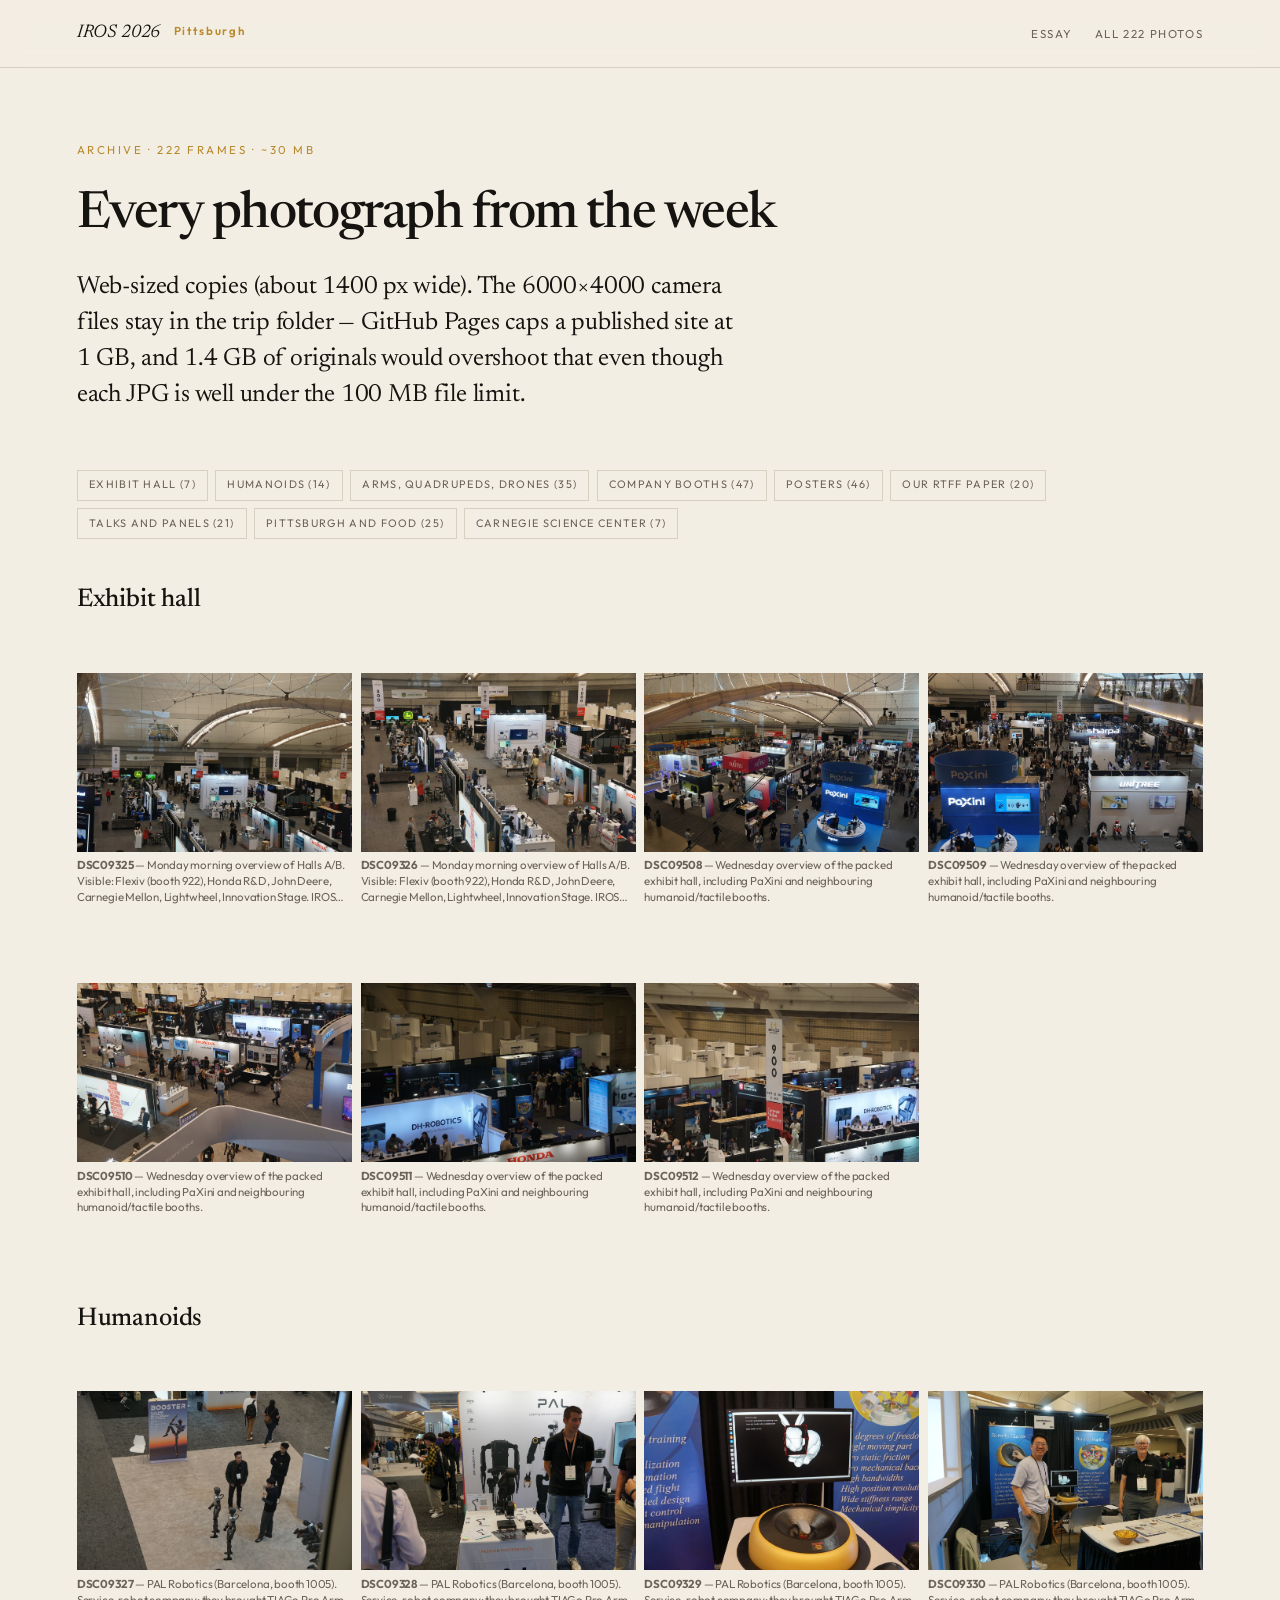
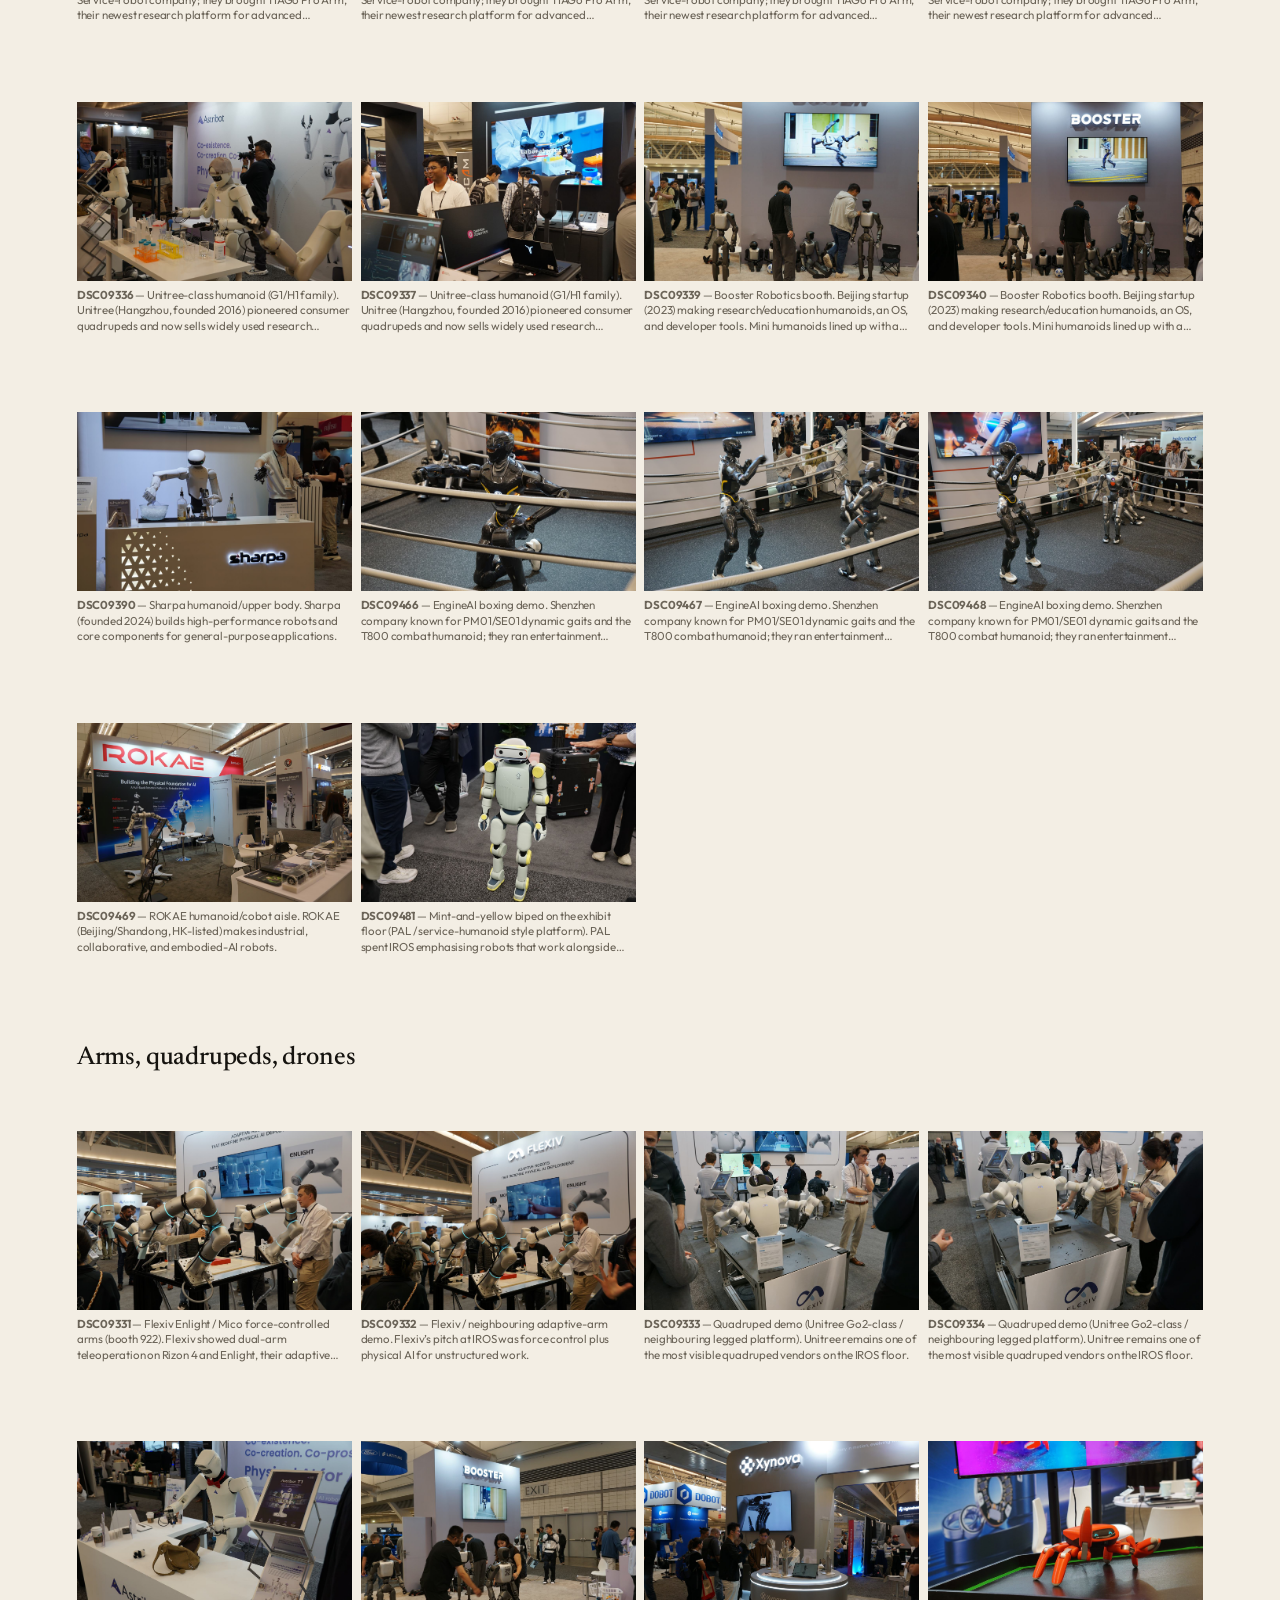
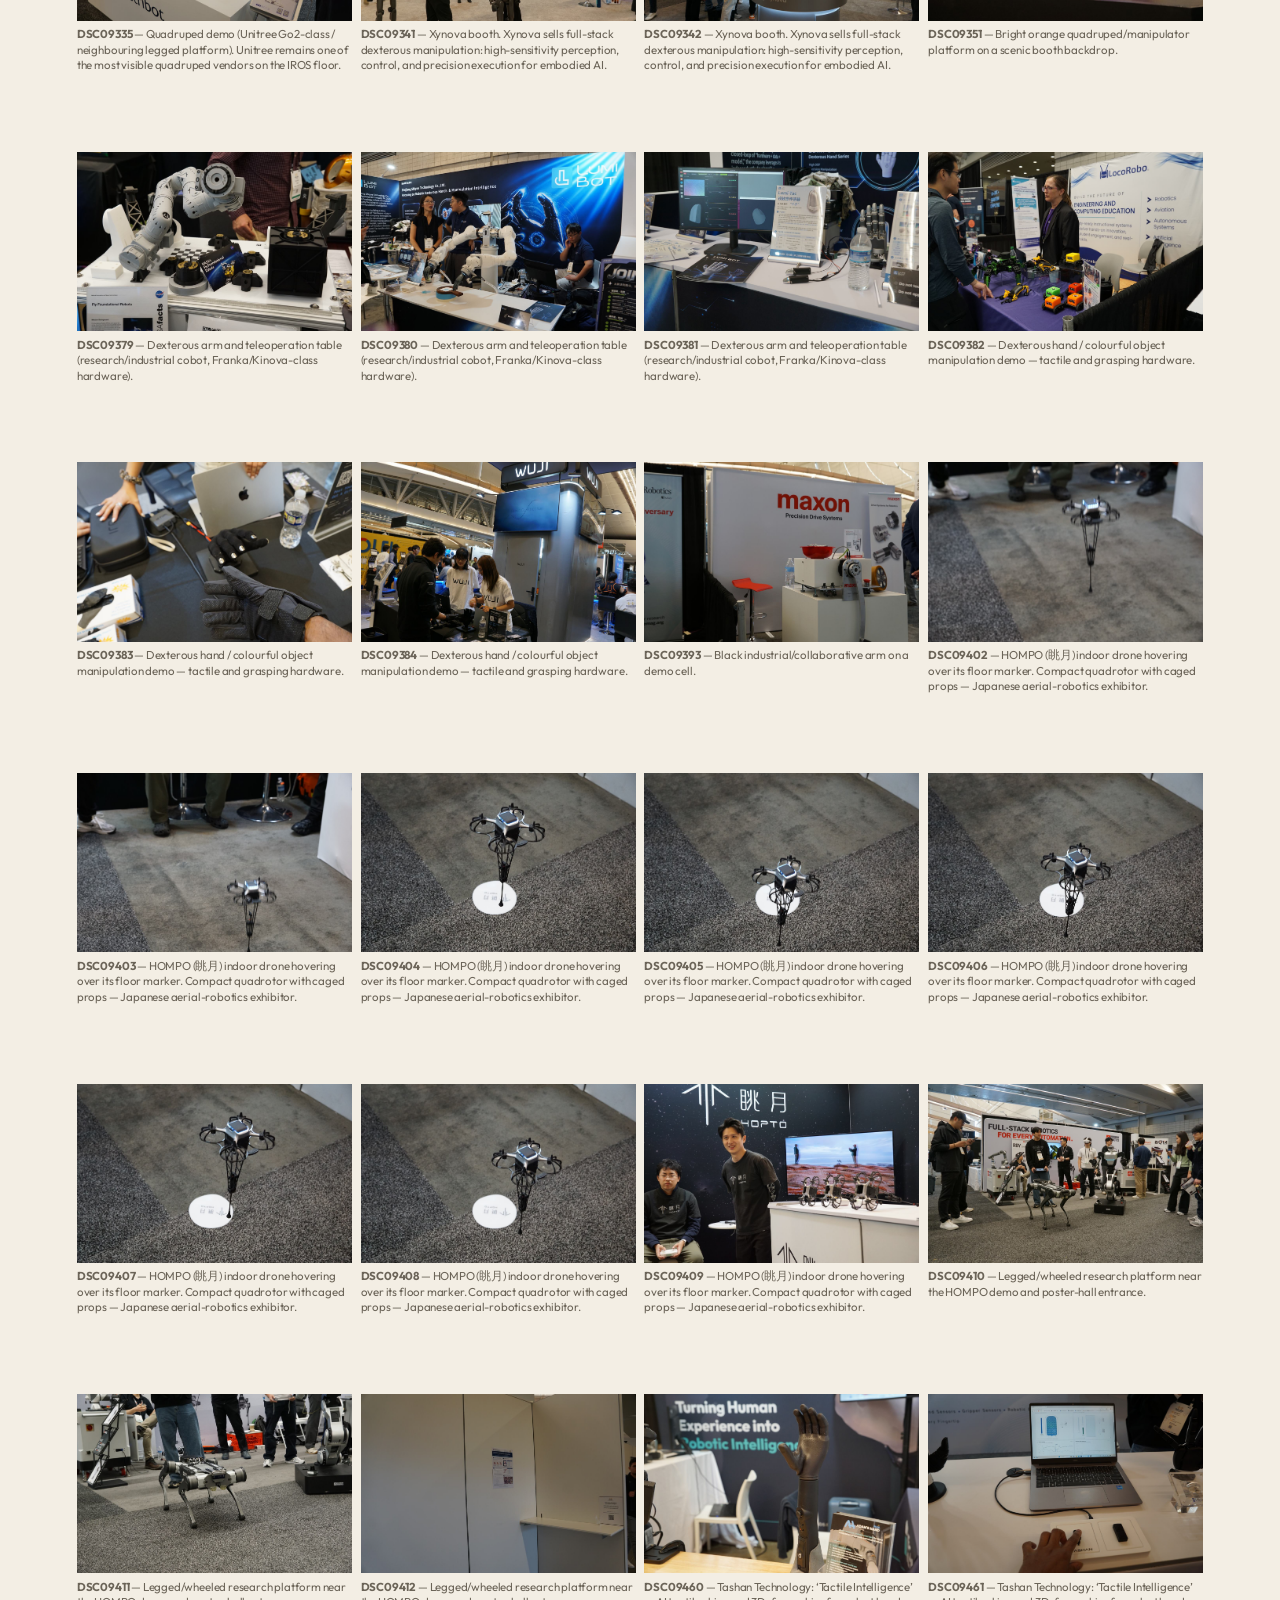
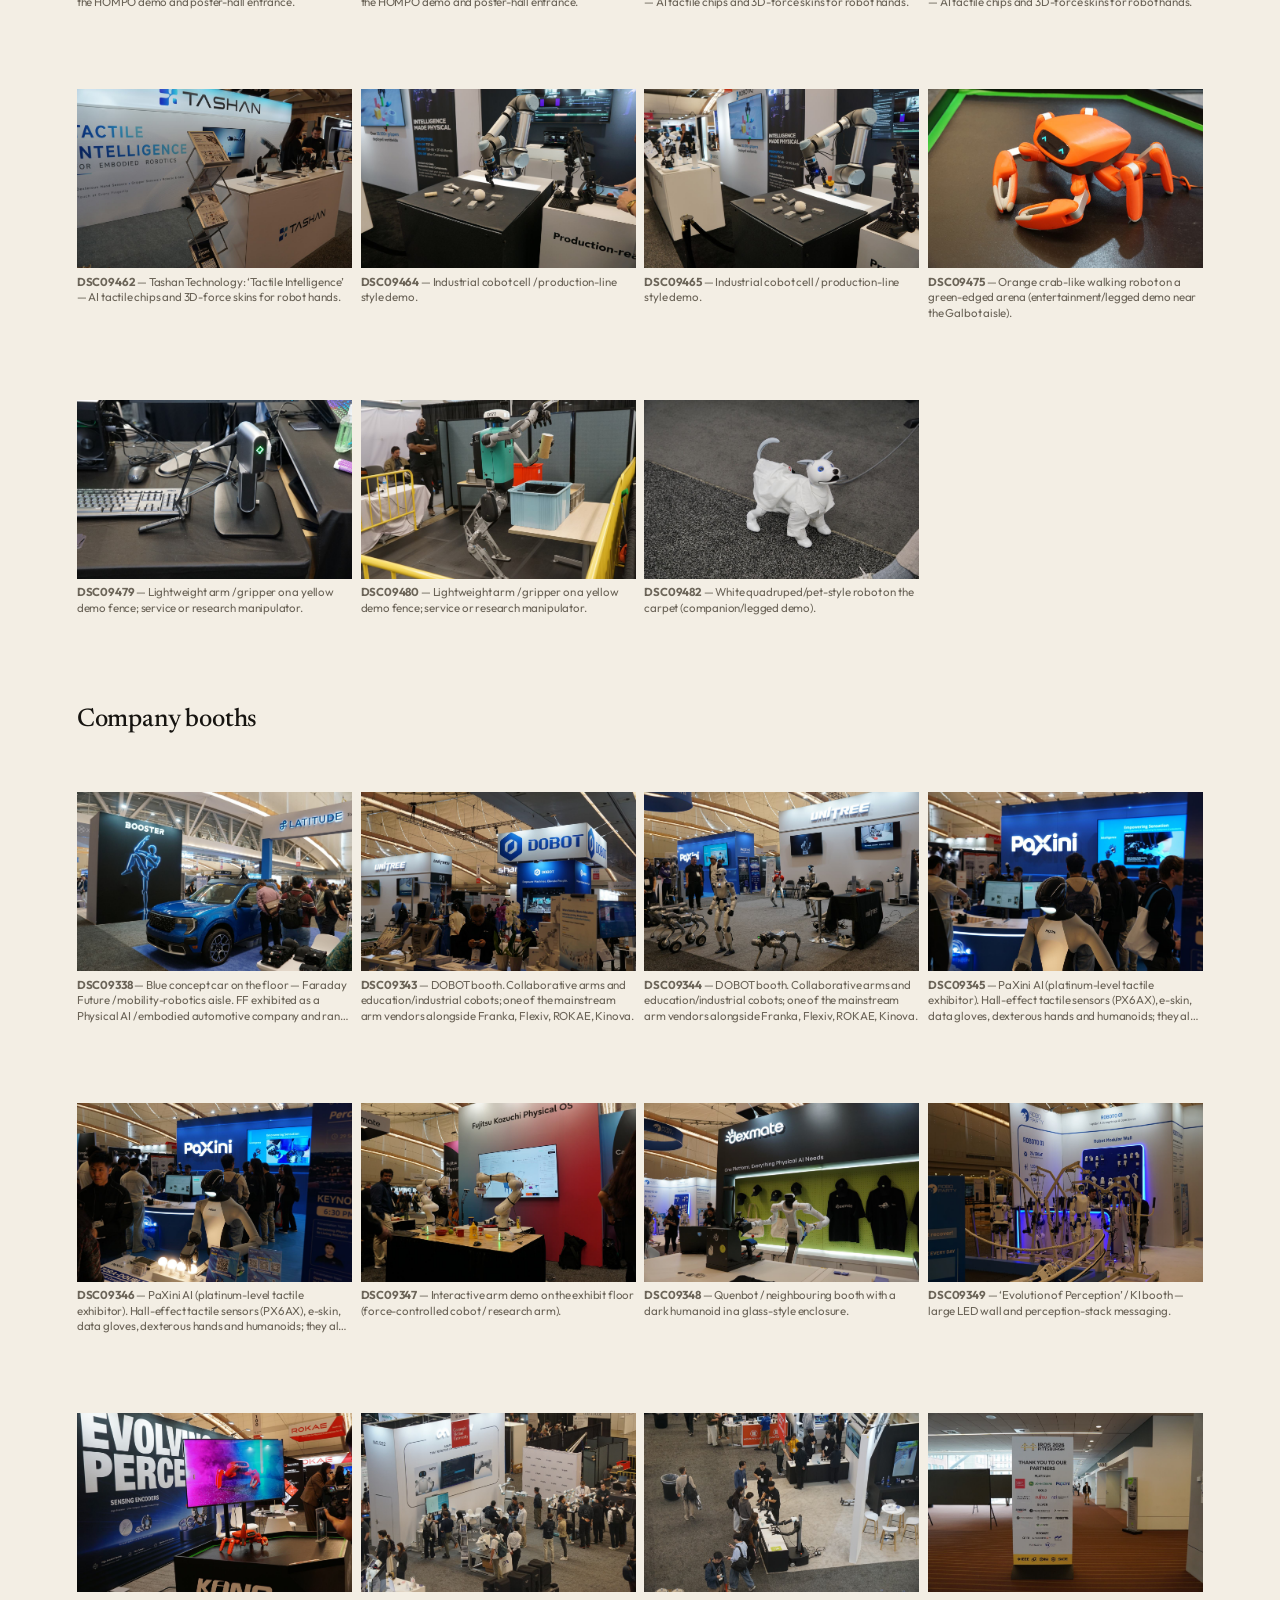
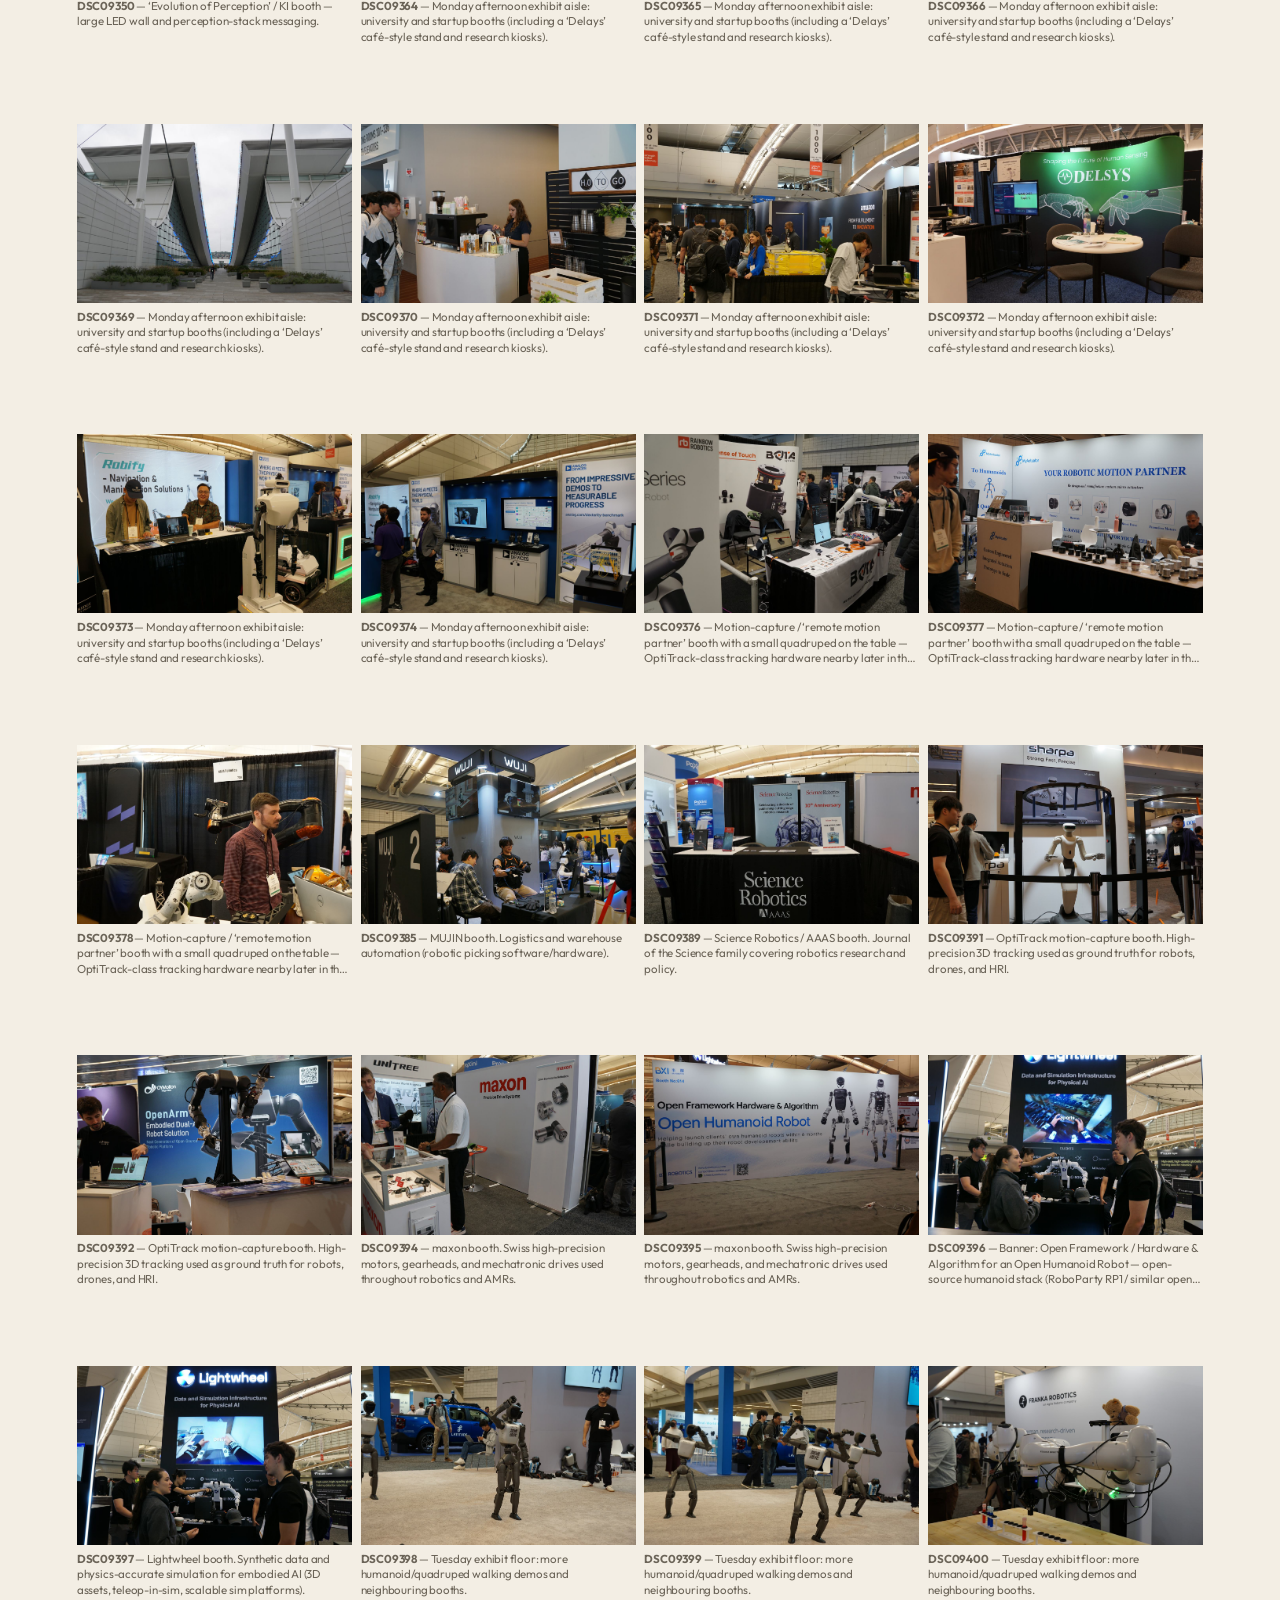
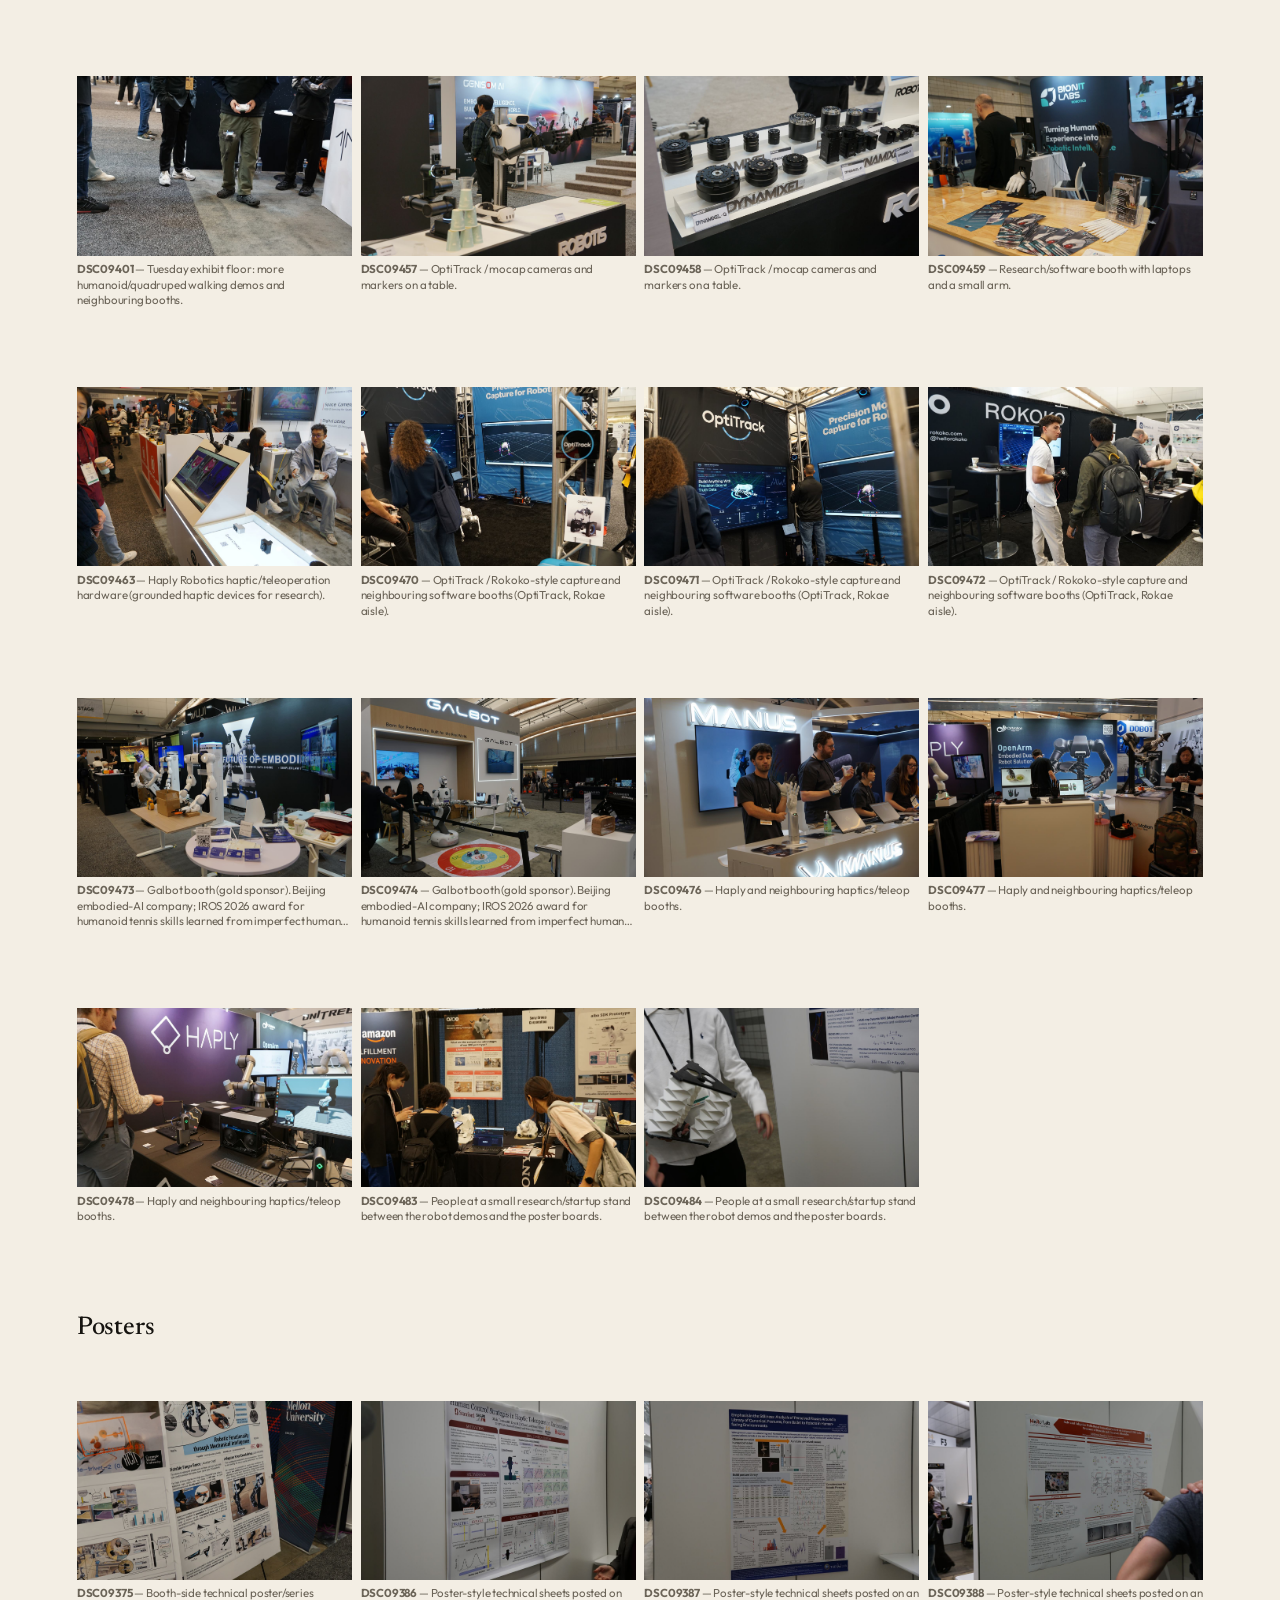
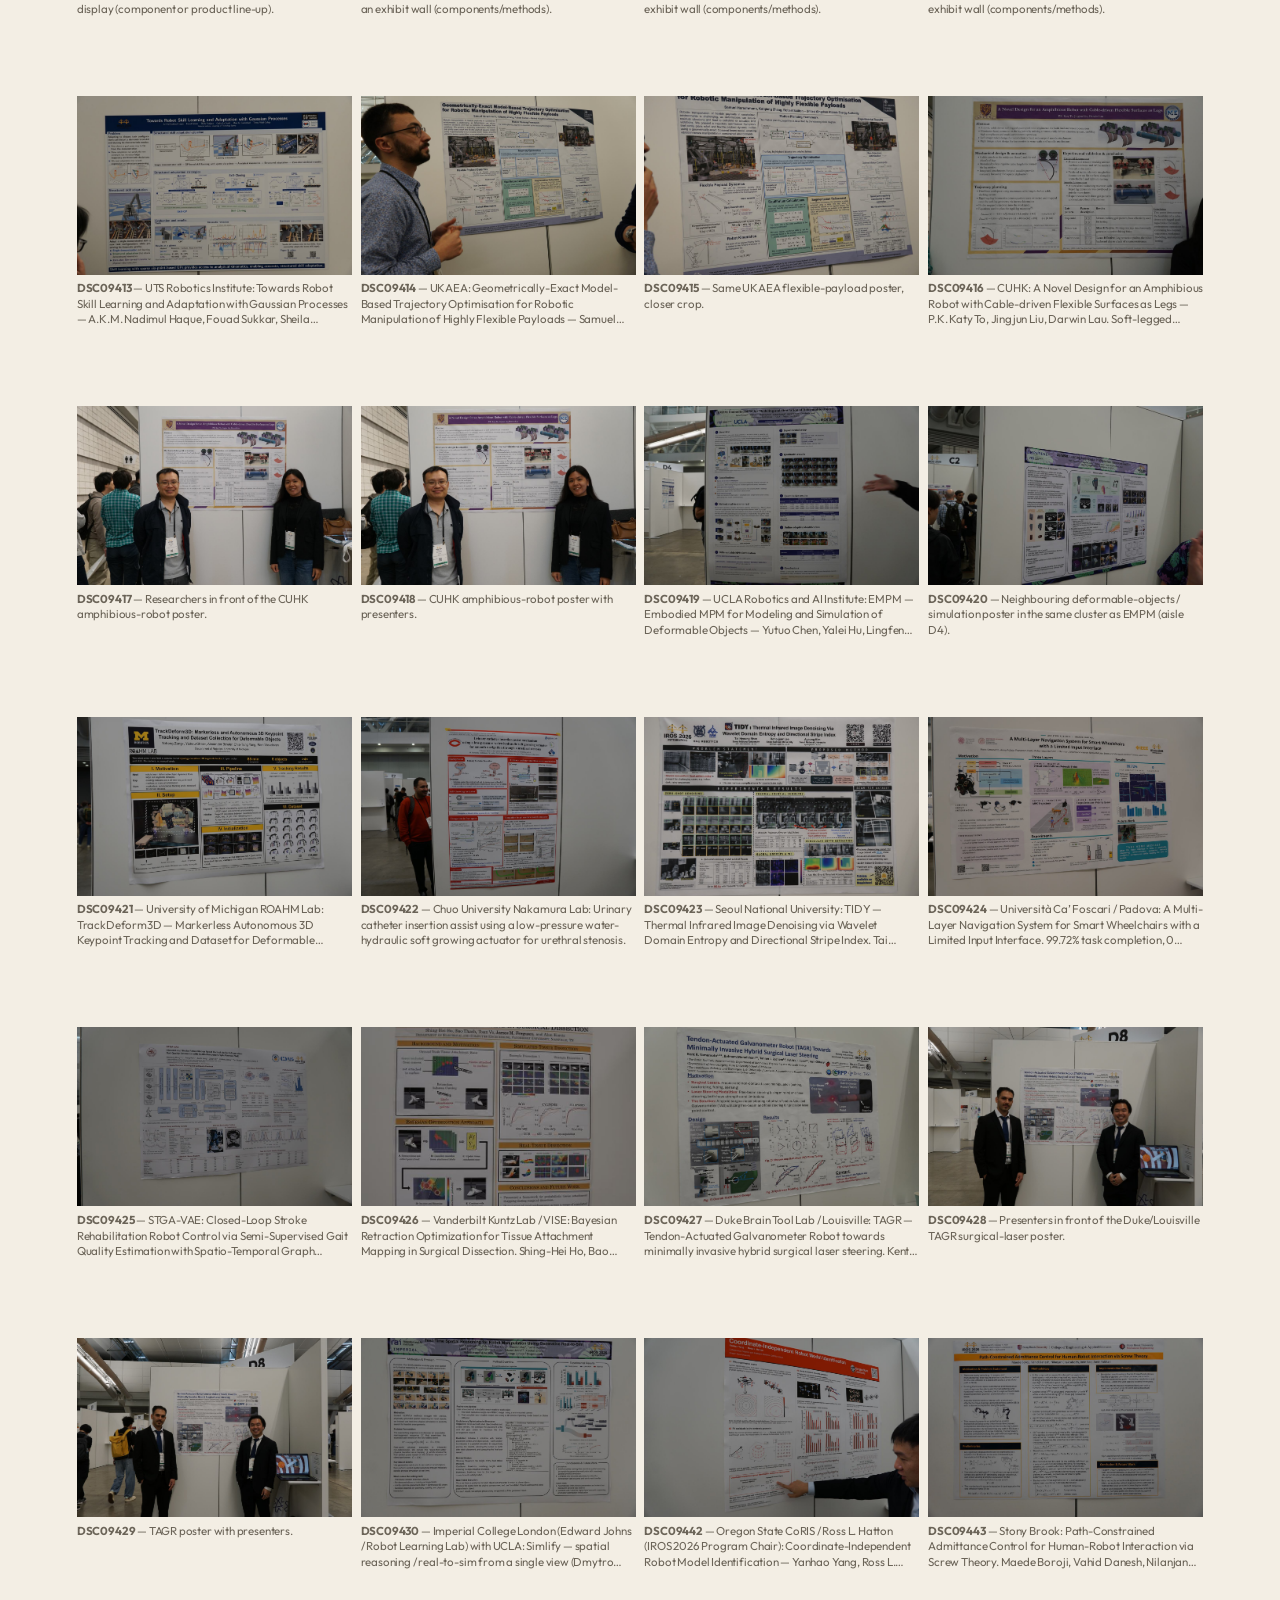
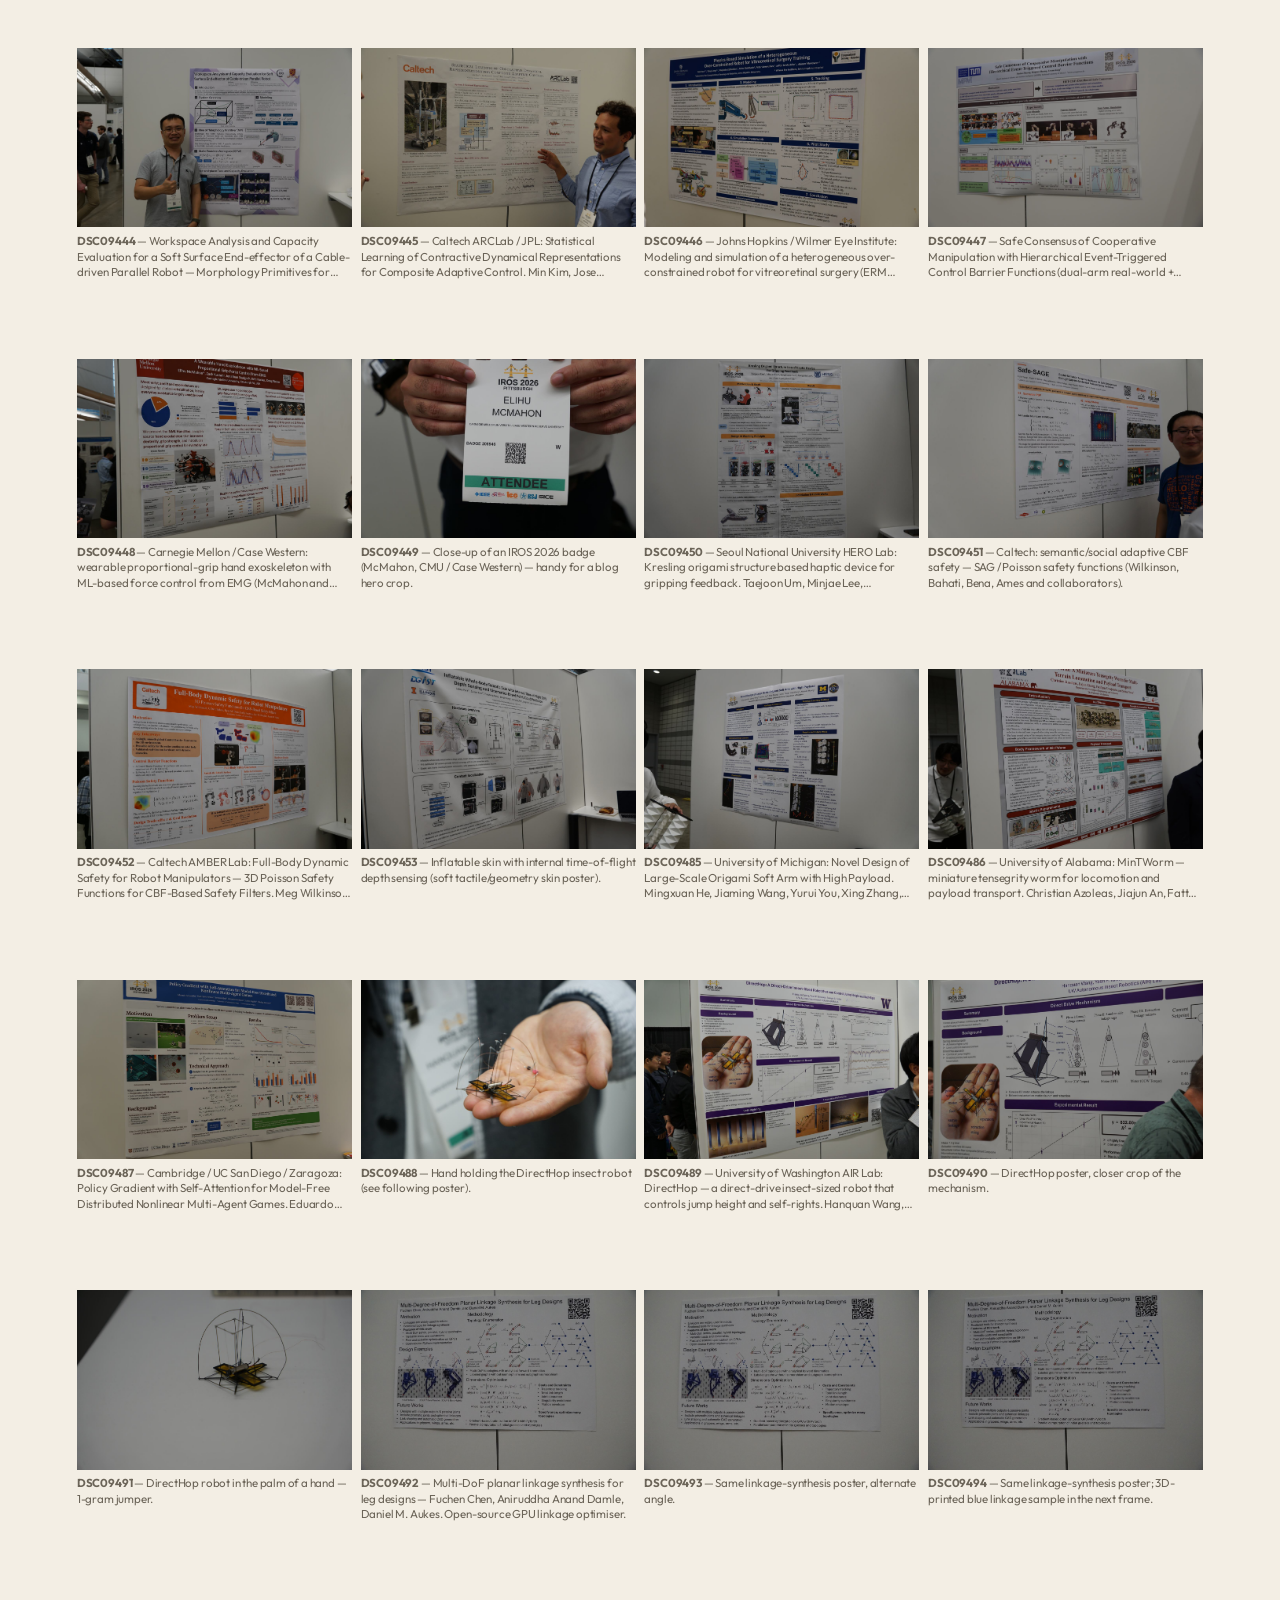
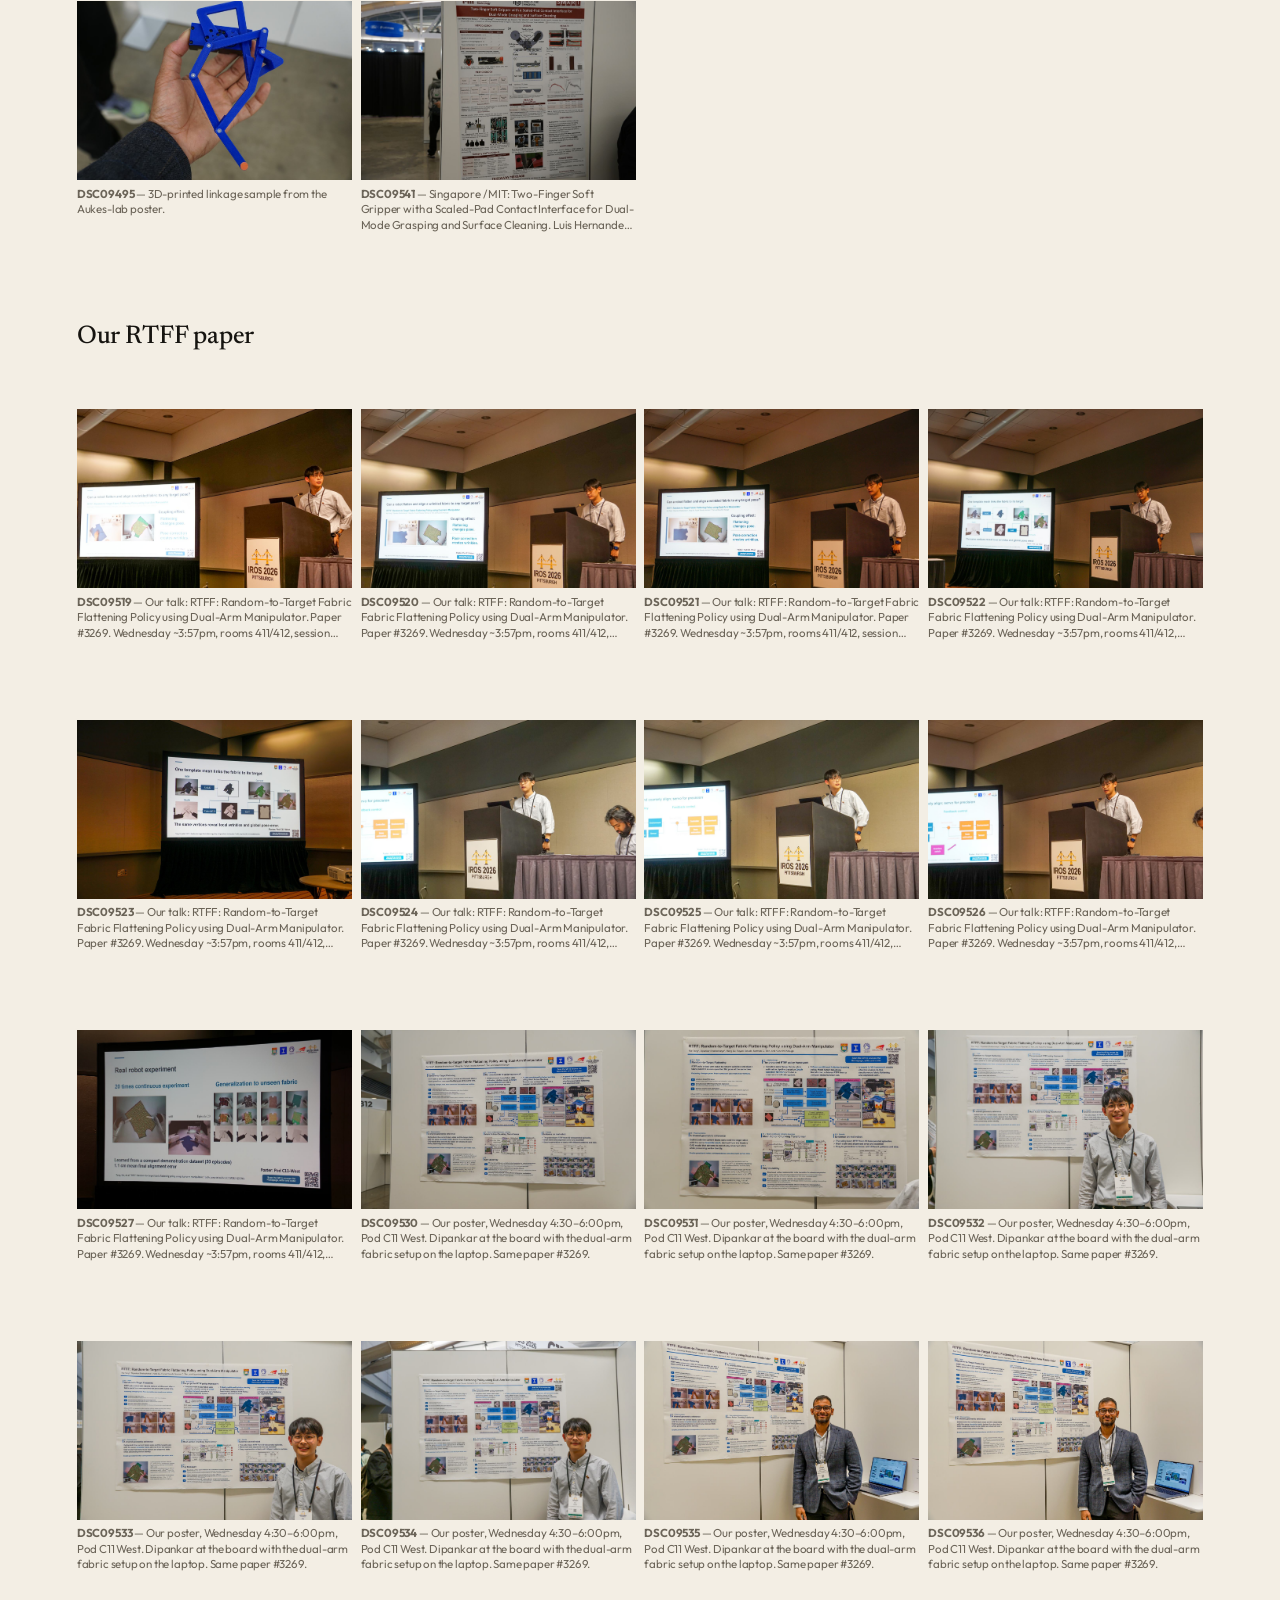
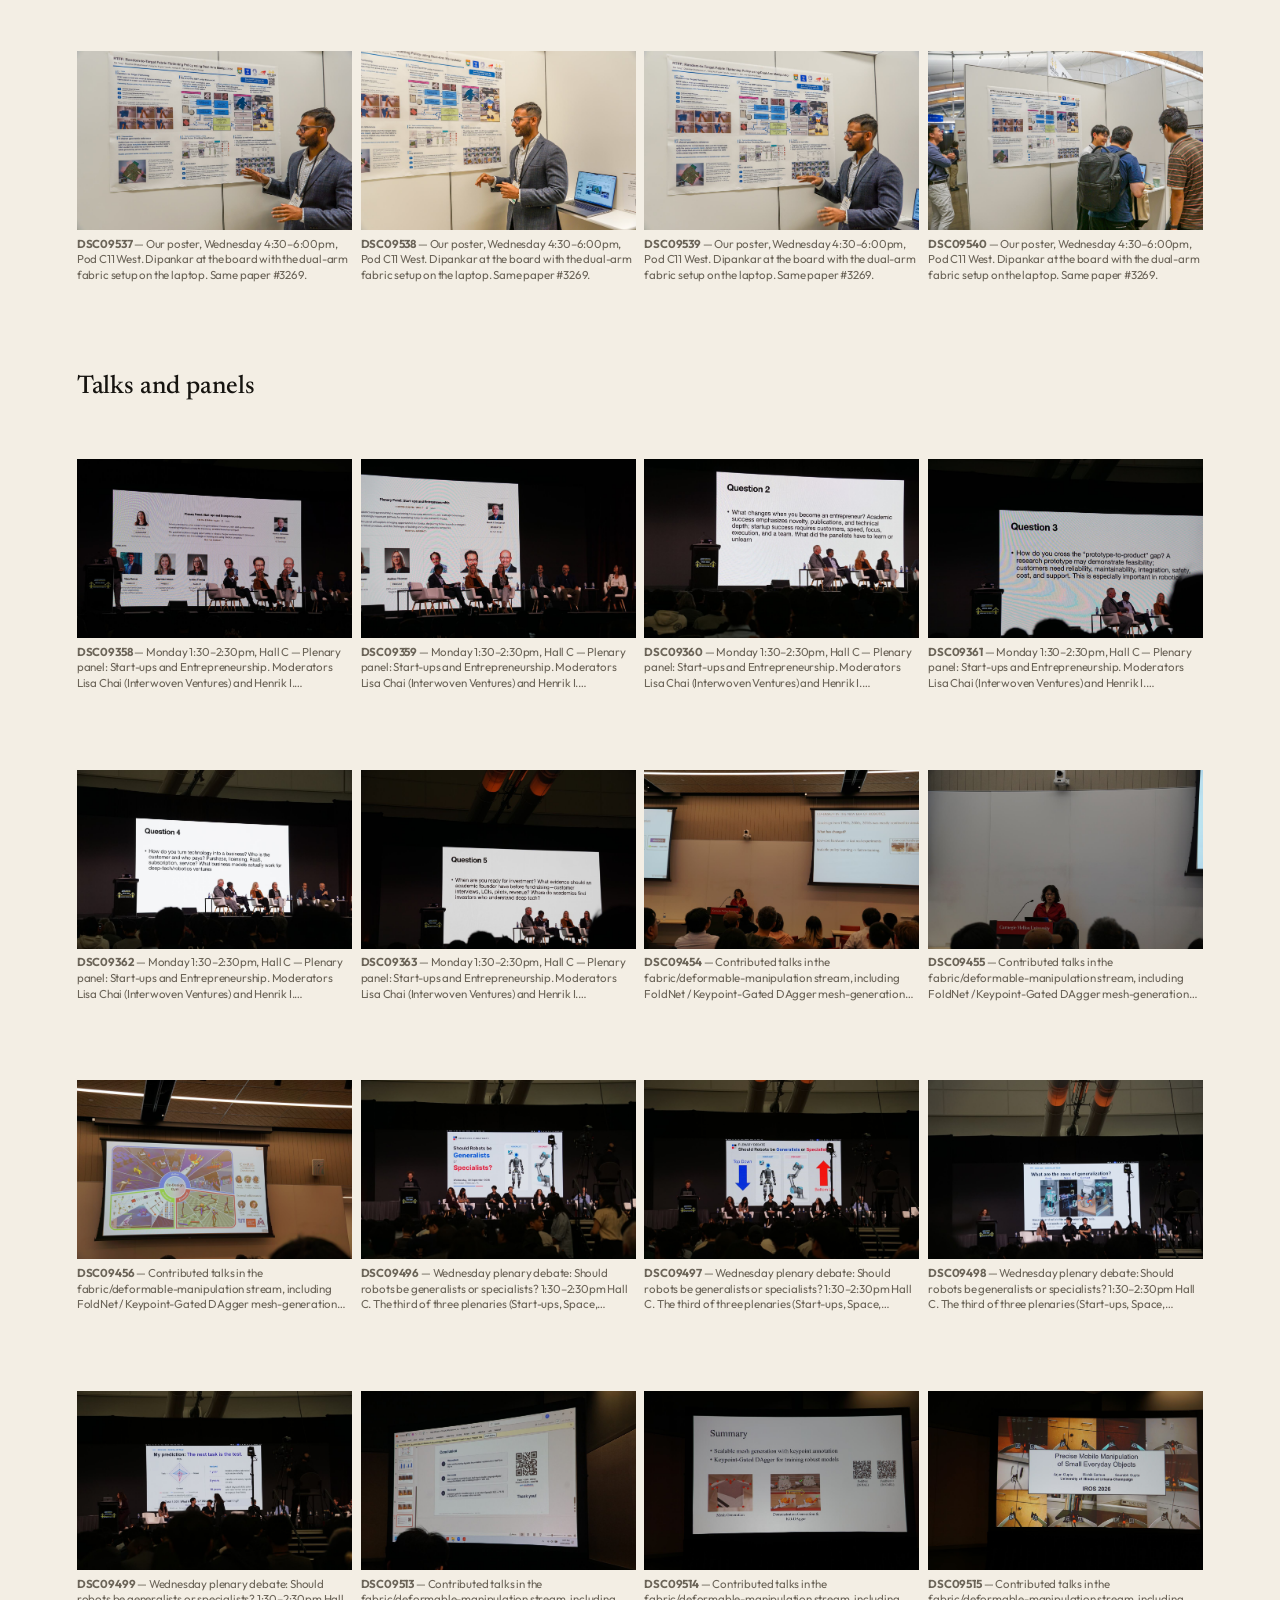
<file: gallery.html>
<!DOCTYPE html>
<html lang="en">
<head>
  <meta charset="utf-8">
  <meta name="viewport" content="width=device-width, initial-scale=1">
  <title>All photos — IROS 2026 Pittsburgh</title>
  <meta name="description" content="All 222 photographs from IROS 2026 in Pittsburgh, captioned and sized for the web.">
  <link rel="preconnect" href="https://fonts.googleapis.com">
  <link rel="preconnect" href="https://fonts.gstatic.com" crossorigin>
  <link href="https://fonts.googleapis.com/css2?family=IBM+Plex+Mono:wght@400;500&family=Newsreader:ital,opsz,wght@0,6..72,400;0,6..72,500;1,6..72,400&family=Outfit:wght@400;500;600&display=swap" rel="stylesheet">
  <link rel="stylesheet" href="styles.css">
</head>
<body>
  <header class="mast">
    <a class="wordmark" href="index.html">IROS 2026 <span>Pittsburgh</span></a>
    <nav>
      <a href="index.html">Essay</a>
      <a href="gallery.html">All 222 photos</a>
    </nav>
  </header>

  <main class="wrap">
    <header class="page-head">
      <p class="kicker">Archive · 222 frames · ~30 MB</p>
      <h1>Every photograph from the week</h1>
      <p class="lede">Web-sized copies (about 1400 px wide). The 6000×4000 camera files stay in the trip folder — GitHub Pages caps a published site at 1 GB, and 1.4 GB of originals would overshoot that even though each JPG is well under the 100 MB file limit.</p>
    </header>
    <nav class="album-nav" id="jump"></nav>
    <div id="album"></div>
  </main>

  <footer>
    <div class="wrap">
      <p><a href="index.html">Back to the essay</a></p>
      <p>Dipankar Bhattacharya · Imperial College London</p>
    </div>
  </footer>

  <div class="lb" id="lb" hidden>
    <button type="button" aria-label="Close">&times;</button>
    <img alt="">
    <figcaption></figcaption>
  </div>

  <script>
    const titles = {
      "01-exhibit-hall": "Exhibit hall",
      "02-robots-humanoids": "Humanoids",
      "03-robots-quadrupeds-hands-drones": "Arms, quadrupeds, drones",
      "04-company-booths": "Company booths",
      "05-posters": "Posters",
      "06-our-rtff-paper": "Our RTFF paper",
      "07-talks-and-panels": "Talks and panels",
      "08-pittsburgh-and-food": "Pittsburgh and food",
      "09-kamin-science-center": "Carnegie Science Center"
    };

    const albumEl = document.getElementById("album");
    const jump = document.getElementById("jump");
    const lb = document.getElementById("lb");
    const lbImg = lb.querySelector("img");
    const lbCap = lb.querySelector("figcaption");

    function closeLb() {
      lb.classList.remove("open");
      lb.hidden = true;
      lbImg.src = "";
    }
    lb.querySelector("button").addEventListener("click", closeLb);
    lb.addEventListener("click", e => { if (e.target === lb) closeLb(); });
    document.addEventListener("keydown", e => { if (e.key === "Escape") closeLb(); });

    fetch("album.json")
      .then(r => r.json())
      .then(data => {
        data.forEach(section => {
          const name = titles[section.folder] || section.title;
          const a = document.createElement("a");
          a.href = "#" + section.folder;
          a.textContent = name + " (" + section.items.length + ")";
          jump.appendChild(a);

          const wrap = document.createElement("section");
          wrap.className = "album-section";
          wrap.id = section.folder;
          wrap.innerHTML = "<h2>" + name + "</h2>";
          const grid = document.createElement("div");
          grid.className = "album-grid";
          section.items.forEach(item => {
            const fig = document.createElement("figure");
            const link = document.createElement("a");
            link.href = item.src;
            link.innerHTML = '<img src="' + item.src + '" alt="' + item.id + '" loading="lazy"><figcaption><strong>' + item.id + '</strong> — ' + item.caption + "</figcaption>";
            link.addEventListener("click", e => {
              e.preventDefault();
              lbImg.src = item.src;
              lbImg.alt = item.caption;
              lbCap.textContent = item.id + " — " + item.caption;
              lb.hidden = false;
              lb.classList.add("open");
            });
            fig.appendChild(link);
            grid.appendChild(fig);
          });
          wrap.appendChild(grid);
          albumEl.appendChild(wrap);
        });
      });
  </script>
</body>
</html>
</file>
<file: styles.css>
:root {
  --paper: #f3eee4;
  --paper-2: #e8e1d2;
  --ink: #161410;
  --ink-soft: #3d382f;
  --muted: #6b6458;
  --gold: #b8892d;
  --gold-2: #d4a54a;
  --rule: #d7cfc0;
  --dark: #10110f;
  --dark-2: #1c1d1a;
  --max: 72rem;
  --serif: "Newsreader", "Iowan Old Style", "Palatino Linotype", Palatino, serif;
  --sans: "Outfit", "Avenir Next", "Segoe UI", sans-serif;
  --mono: "IBM Plex Mono", ui-monospace, monospace;
}

*, *::before, *::after { box-sizing: border-box; }
html { scroll-behavior: smooth; }
body {
  margin: 0;
  background: var(--paper);
  color: var(--ink);
  font-family: var(--sans);
  font-size: 1.05rem;
  line-height: 1.65;
  letter-spacing: -0.011em;
}

img { max-width: 100%; height: auto; display: block; }
a { color: inherit; }
.skip {
  position: absolute; left: -999px; top: 0;
}
.skip:focus { left: 1rem; top: 1rem; background: #fff; padding: .5rem 1rem; z-index: 9; }

/* Header */
.mast {
  display: flex;
  justify-content: space-between;
  align-items: center;
  gap: 1.5rem;
  padding: 1.15rem 6vw;
  border-bottom: 1px solid var(--rule);
  background: rgba(243, 238, 228, 0.92);
  backdrop-filter: blur(10px);
  position: sticky;
  top: 0;
  z-index: 5;
}
.wordmark {
  font-family: var(--serif);
  font-style: italic;
  font-size: 1.15rem;
  text-decoration: none;
}
.wordmark span { color: var(--gold); font-style: normal; font-family: var(--sans); font-weight: 600; font-size: .72rem; letter-spacing: .16em; margin-left: .6rem; vertical-align: 2px; }
nav { display: flex; gap: 1.35rem; flex-wrap: wrap; }
nav a {
  text-decoration: none;
  font-size: .72rem;
  letter-spacing: .14em;
  text-transform: uppercase;
  color: var(--muted);
}
nav a:hover { color: var(--ink); }

/* Hero */
.hero {
  position: relative;
  min-height: 88vh;
  color: #f6f1e6;
  overflow: hidden;
  background: var(--dark);
}
.hero img {
  width: 100%;
  height: 88vh;
  object-fit: cover;
  filter: saturate(0.9) contrast(1.05);
}
.hero::after {
  content: "";
  position: absolute; inset: 0;
  background:
    linear-gradient(180deg, rgba(16,17,15,.15) 0%, rgba(16,17,15,.25) 40%, rgba(16,17,15,.88) 100%);
}
.hero-copy {
  position: absolute;
  inset: auto 0 0 0;
  z-index: 1;
  padding: 0 6vw 4.5rem;
  max-width: none;
}
.kicker {
  font-size: .72rem;
  letter-spacing: .22em;
  text-transform: uppercase;
  color: var(--gold-2);
  margin: 0 0 .85rem;
}
.hero h1 {
  font-family: var(--serif);
  font-weight: 500;
  font-size: clamp(2.6rem, 6.4vw, 5.4rem);
  line-height: 1.02;
  letter-spacing: -0.03em;
  margin: 0 0 .9rem;
  max-width: 16ch;
}
.hero-meta {
  display: flex;
  gap: 1.5rem;
  flex-wrap: wrap;
  font-size: .9rem;
  color: #d8d0c3;
  max-width: 40rem;
}
.hero-meta strong { color: #fff; font-weight: 500; }

/* Stats */
.stats {
  display: grid;
  grid-template-columns: repeat(4, 1fr);
  background: var(--dark);
  color: #efe8da;
  border-top: 1px solid #2a2b27;
}
.stats div {
  padding: 1.6rem 1.2rem;
  text-align: center;
  border-right: 1px solid #2a2b27;
}
.stats div:last-child { border-right: 0; }
.stats b {
  display: block;
  font-family: var(--serif);
  font-size: clamp(1.5rem, 3vw, 2.1rem);
  font-weight: 500;
  color: var(--gold-2);
}
.stats span {
  font-size: .68rem;
  letter-spacing: .14em;
  text-transform: uppercase;
  color: #9a9286;
}

/* Layout */
.wrap { width: min(var(--max), 88vw); margin: 0 auto; }
.section { padding: 4.8rem 0 1rem; }
.section h2 {
  font-family: var(--serif);
  font-weight: 500;
  font-size: clamp(1.8rem, 3.4vw, 2.55rem);
  letter-spacing: -0.025em;
  margin: 0 0 1.2rem;
}
.lede {
  font-family: var(--serif);
  font-size: clamp(1.25rem, 2.2vw, 1.55rem);
  line-height: 1.45;
  max-width: 42rem;
  margin: 0 0 2rem;
}
p { max-width: 42rem; }
.prose p { margin: 0 0 1.15rem; }
.prose a { color: #8a6418; text-underline-offset: 3px; }
.prose a:hover { color: var(--ink); }

.split {
  display: grid;
  grid-template-columns: 1.15fr .85fr;
  gap: 3rem;
  align-items: start;
}
.note {
  background: #fffdf8;
  border: 1px solid var(--rule);
  padding: 1.4rem 1.5rem;
  font-size: .95rem;
}
.note h3 {
  margin: 0 0 .5rem;
  font-size: .72rem;
  letter-spacing: .16em;
  text-transform: uppercase;
  color: var(--gold);
  font-weight: 600;
}
.note p { margin: 0 0 .7rem; max-width: none; }
.note p:last-child { margin: 0; }
.note code, code {
  font-family: var(--mono);
  font-size: .84em;
}

.metrics {
  display: grid;
  grid-template-columns: repeat(3, 1fr);
  gap: 1px;
  background: var(--rule);
  border: 1px solid var(--rule);
  margin: 1.6rem 0 2rem;
}
.metrics div {
  background: #fffdf8;
  padding: 1.1rem 1rem;
}
.metrics b {
  display: block;
  font-family: var(--serif);
  font-size: 1.55rem;
  font-weight: 500;
}
.metrics span { font-size: .78rem; color: var(--muted); }

/* Figures */
figure { margin: 2.2rem 0; }
figcaption {
  font-size: .8rem;
  color: var(--muted);
  margin-top: .55rem;
  max-width: 42rem;
}
.talk-video video {
  display: block;
  width: 100%;
  aspect-ratio: 16 / 9;
  background: #0a0a0a;
  border-radius: 2px;
}
.full-bleed {
  width: 100vw;
  margin-left: calc(50% - 50vw);
  margin-right: calc(50% - 50vw);
}
.full-bleed img { width: 100%; height: min(72vh, 44rem); object-fit: cover; }
.full-bleed figcaption { width: min(var(--max), 88vw); margin: .7rem auto 0; }

.pair {
  display: grid;
  grid-template-columns: 1fr 1fr;
  gap: 1rem;
  margin: 2rem 0;
}
.pair figure { margin: 0; }

/* Gallery */
.gallery {
  display: grid;
  grid-template-columns: repeat(3, 1fr);
  gap: .7rem;
  margin: 2rem 0 3rem;
}
.gallery a, .gallery button {
  padding: 0;
  border: 0;
  background: none;
  cursor: zoom-in;
  display: block;
  overflow: hidden;
}
.gallery img {
  width: 100%;
  height: 15.5rem;
  object-fit: cover;
  transition: transform .45s ease;
}
.gallery a:hover img, .gallery button:hover img { transform: scale(1.04); }
.gallery .span-2 { grid-column: span 2; }
.gallery .span-2 img { height: 22rem; }
.gcap {
  font-size: .72rem;
  letter-spacing: .04em;
  color: var(--muted);
  margin-top: .4rem;
}

/* Poster cards */
.cards {
  display: grid;
  grid-template-columns: 1fr 1fr;
  gap: 1.2rem;
  margin: 2rem 0 3rem;
}
.card {
  background: #fffdf8;
  border: 1px solid var(--rule);
}
.card img { width: 100%; height: 14rem; object-fit: cover; }
.card div { padding: 1rem 1.1rem 1.2rem; }
.card h3 {
  font-family: var(--serif);
  font-size: 1.2rem;
  font-weight: 500;
  margin: 0 0 .35rem;
}
.card p { margin: 0; font-size: .9rem; color: var(--ink-soft); max-width: none; }

/* Quote */
blockquote.pull {
  font-family: var(--serif);
  font-size: clamp(1.35rem, 2.4vw, 1.85rem);
  line-height: 1.3;
  margin: 2.5rem 0;
  padding: 0 0 0 1.3rem;
  border-left: 3px solid var(--gold);
  max-width: 36rem;
}

/* Footer */
footer {
  margin-top: 4rem;
  padding: 2.4rem 6vw 3rem;
  background: var(--dark);
  color: #cfc7b8;
  font-size: .9rem;
}
footer a { color: var(--gold-2); }
footer .wrap { display: flex; justify-content: space-between; gap: 2rem; flex-wrap: wrap; }

/* Lightbox */
.lb {
  position: fixed; inset: 0;
  background: rgba(10,10,8,.92);
  display: none;
  align-items: center;
  justify-content: center;
  z-index: 20;
  padding: 2rem;
}
.lb.open { display: flex; }
.lb img { max-width: min(92vw, 1400px); max-height: 88vh; }
.lb button {
  position: absolute; top: 1rem; right: 1rem;
  background: none; border: 0; color: #fff;
  font-size: 2rem; cursor: pointer;
}

.page-head {
  padding: 4.5rem 0 1.5rem;
}
.page-head .kicker { color: var(--gold); }
.page-head h1 {
  font-family: var(--serif);
  font-weight: 500;
  font-size: clamp(2rem, 4.5vw, 3.2rem);
  letter-spacing: -0.03em;
  margin: 0 0 .8rem;
}
.album-nav {
  display: flex;
  flex-wrap: wrap;
  gap: .45rem;
  margin: 0 0 2.5rem;
}
.album-nav a {
  text-decoration: none;
  font-size: .68rem;
  letter-spacing: .12em;
  text-transform: uppercase;
  border: 1px solid var(--rule);
  padding: .35rem .7rem;
  color: var(--muted);
}
.album-nav a:hover { border-color: var(--ink); color: var(--ink); }
.album-section { margin: 0 0 3rem; }
.album-section h2 {
  font-family: var(--serif);
  font-weight: 500;
  font-size: 1.6rem;
  margin: 0 0 1rem;
}
.album-grid {
  display: grid;
  grid-template-columns: repeat(auto-fill, minmax(15.5rem, 1fr));
  gap: .55rem;
}
.album-grid a {
  text-decoration: none;
  color: inherit;
  display: block;
}
.album-grid img {
  width: 100%;
  height: 11.2rem;
  object-fit: cover;
  background: var(--paper-2);
}
.album-grid figcaption {
  font-size: .72rem;
  line-height: 1.35;
  margin-top: .35rem;
  display: -webkit-box;
  -webkit-line-clamp: 3;
  -webkit-box-orient: vertical;
  overflow: hidden;
}
.lb figcaption {
  position: absolute;
  bottom: 1.2rem;
  left: 2rem;
  right: 2rem;
  color: #ddd6c8;
  font-size: .85rem;
  text-align: center;
}

.photo-sub {
  font-family: var(--serif);
  font-weight: 500;
  font-size: clamp(1.25rem, 2.2vw, 1.55rem);
  letter-spacing: -0.02em;
  margin: 2.4rem 0 1rem;
}

.prose h3 {
  font-family: var(--serif);
  font-weight: 500;
  font-size: 1.25rem;
  letter-spacing: -0.015em;
  margin: 1.8rem 0 .55rem;
}

.floor-jump {
  display: flex;
  flex-wrap: wrap;
  gap: .45rem;
  margin: 0 0 2rem;
}
.floor-jump a {
  text-decoration: none;
  font-size: .68rem;
  letter-spacing: .12em;
  text-transform: uppercase;
  border: 1px solid var(--rule);
  padding: .35rem .7rem;
  color: var(--muted);
}
.floor-jump a:hover { border-color: var(--ink); color: var(--ink); }

.booth-cat { margin: 0 0 3.2rem; }
.booth-cat h3 {
  font-family: var(--serif);
  font-weight: 500;
  font-size: clamp(1.4rem, 2.4vw, 1.85rem);
  margin: 0 0 .45rem;
  letter-spacing: -0.02em;
}
.cat-blurb {
  color: var(--muted);
  max-width: 46rem;
  margin: 0 0 1.2rem;
  font-size: .95rem;
}

.booth-grid {
  display: grid;
  grid-template-columns: repeat(2, 1fr);
  gap: 1.1rem;
}
.booth-card {
  background: #fffdf8;
  border: 1px solid var(--rule);
  overflow: hidden;
  display: flex;
  flex-direction: column;
}
.booth-lead {
  padding: 0;
  border: 0;
  background: none;
  cursor: zoom-in;
  display: block;
}
.booth-lead img {
  width: 100%;
  height: 15rem;
  object-fit: cover;
}
.booth-body { padding: 1rem 1.1rem 1.15rem; }
.booth-body h4 {
  font-family: var(--serif);
  font-weight: 500;
  font-size: 1.2rem;
  margin: 0 0 .2rem;
}
.booth-meta {
  margin: 0 0 .55rem;
  font-size: .72rem;
  letter-spacing: .1em;
  text-transform: uppercase;
  color: var(--gold);
}
.booth-body > p {
  margin: 0;
  font-size: .9rem;
  color: var(--ink-soft);
  max-width: none;
}
.more-shots {
  margin-top: .85rem;
  border-top: 1px solid var(--rule);
  padding-top: .55rem;
}
.more-shots summary {
  cursor: pointer;
  font-size: .72rem;
  letter-spacing: .12em;
  text-transform: uppercase;
  color: var(--muted);
  list-style: none;
}
.more-shots summary::-webkit-details-marker { display: none; }
.more-shots summary::before { content: "+ "; color: var(--gold); }
.more-shots[open] summary::before { content: "– "; }
.more-grid {
  display: grid;
  grid-template-columns: repeat(3, 1fr);
  gap: .4rem;
  margin-top: .65rem;
}
.more-grid button {
  padding: 0;
  border: 0;
  background: none;
  cursor: zoom-in;
}
.more-grid img {
  width: 100%;
  height: 5.2rem;
  object-fit: cover;
}
.also-note {
  font-size: .9rem;
  color: var(--muted);
  border-left: 3px solid var(--gold);
  padding-left: 1rem;
  max-width: 46rem;
}
.album-link {
  font-size: .9rem;
  color: var(--muted);
}
.album-link a { color: #8a6418; }

@media (max-width: 860px) {
  .split, .pair, .cards, .stats, .metrics, .booth-grid { grid-template-columns: 1fr; }
  .stats div { border-right: 0; border-bottom: 1px solid #2a2b27; }
  .gallery { grid-template-columns: 1fr 1fr; }
  .gallery .span-2 { grid-column: span 2; }
  .gallery img, .gallery .span-2 img { height: 11rem; }
  .booth-lead img { height: 12rem; }
  .hero img, .hero { min-height: 72vh; height: auto; }
  .hero img { height: 72vh; }
}
@media (max-width: 560px) {
  nav { display: none; }
  .gallery { grid-template-columns: 1fr; }
  .gallery .span-2 { grid-column: span 1; }
}
</file>
